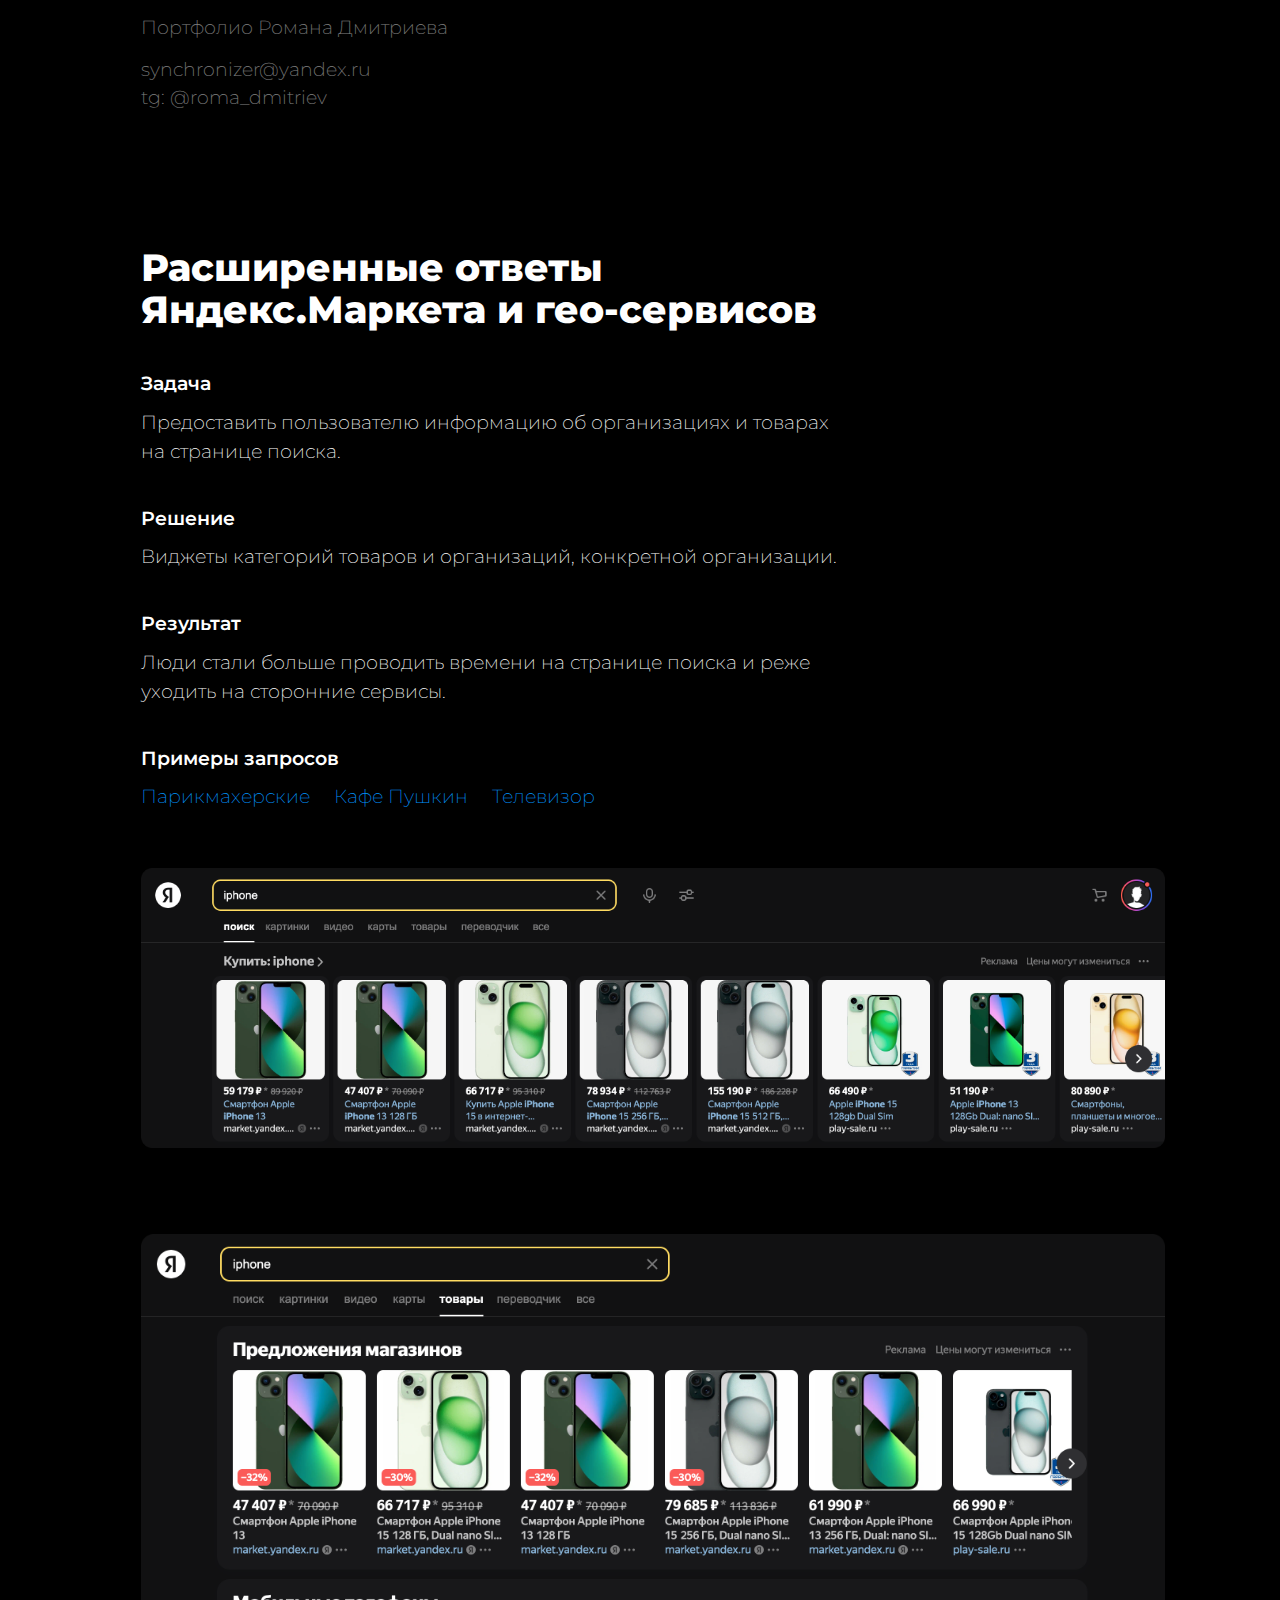
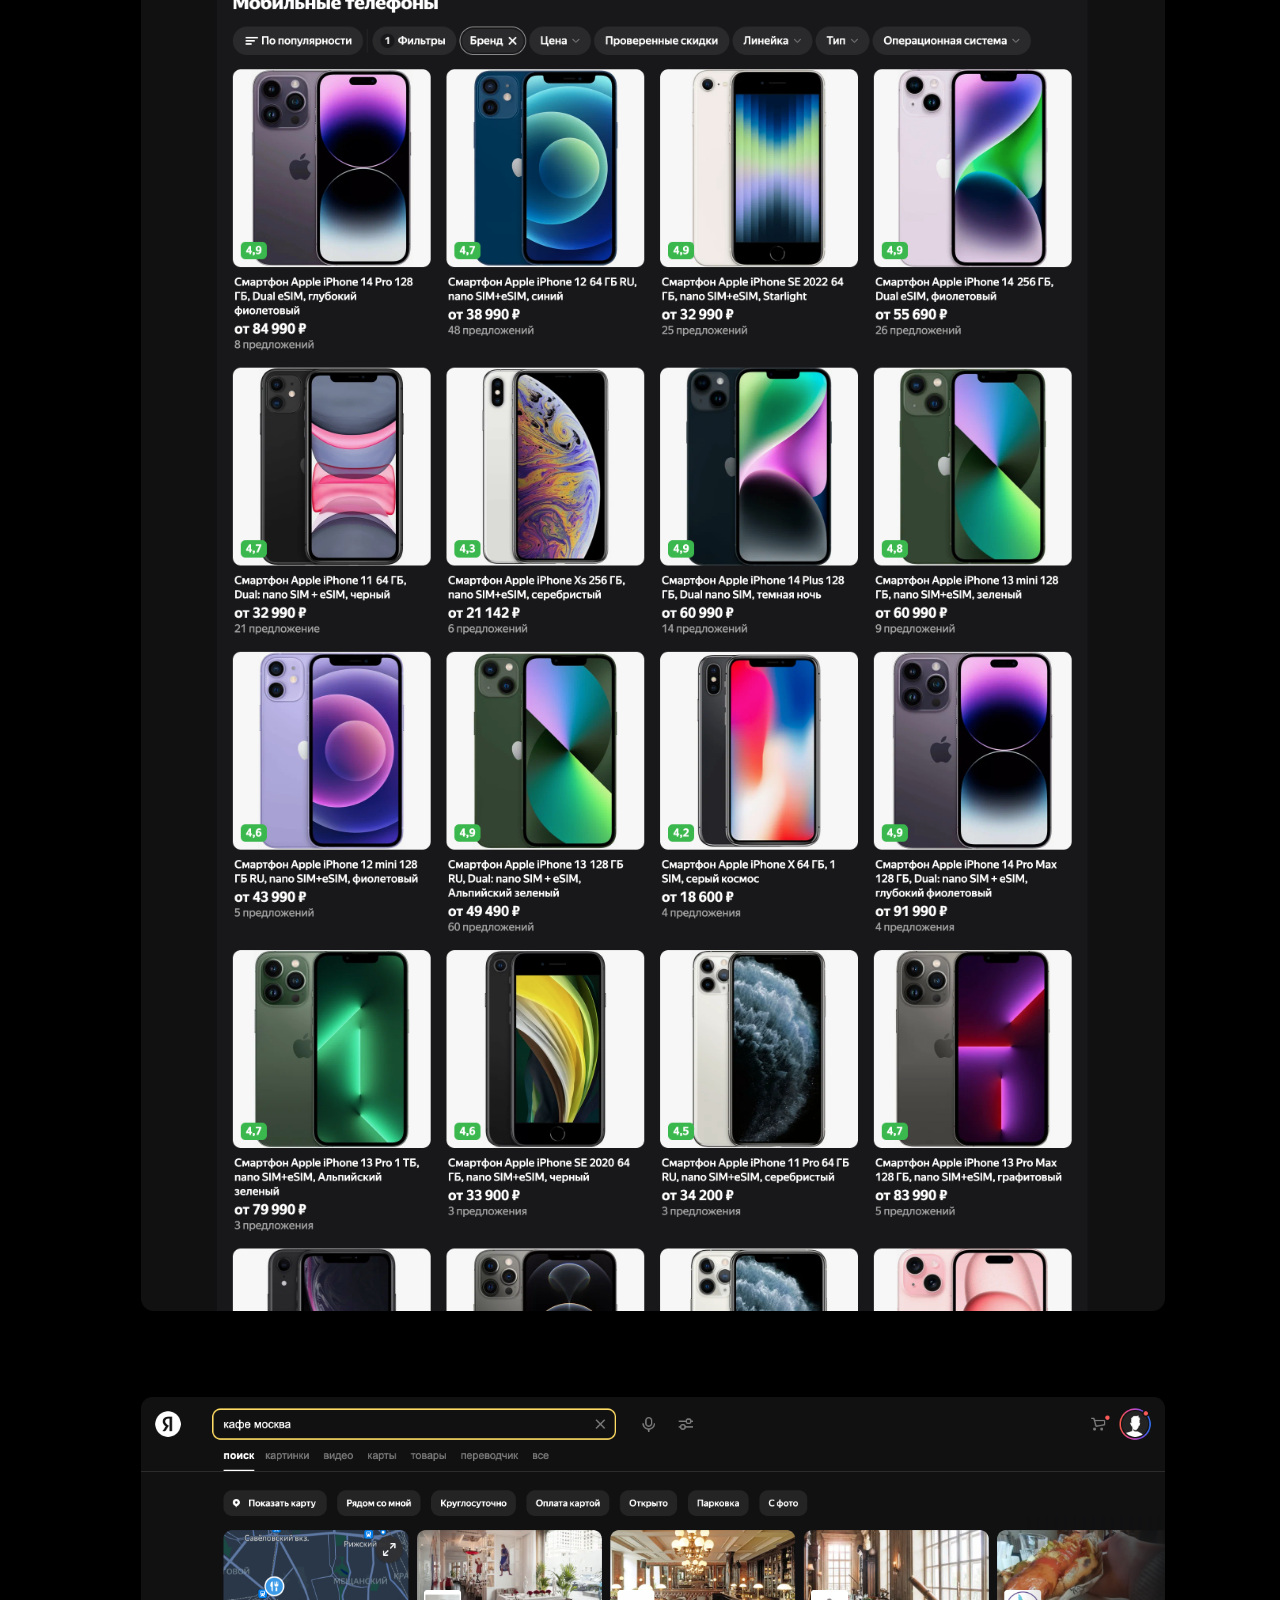
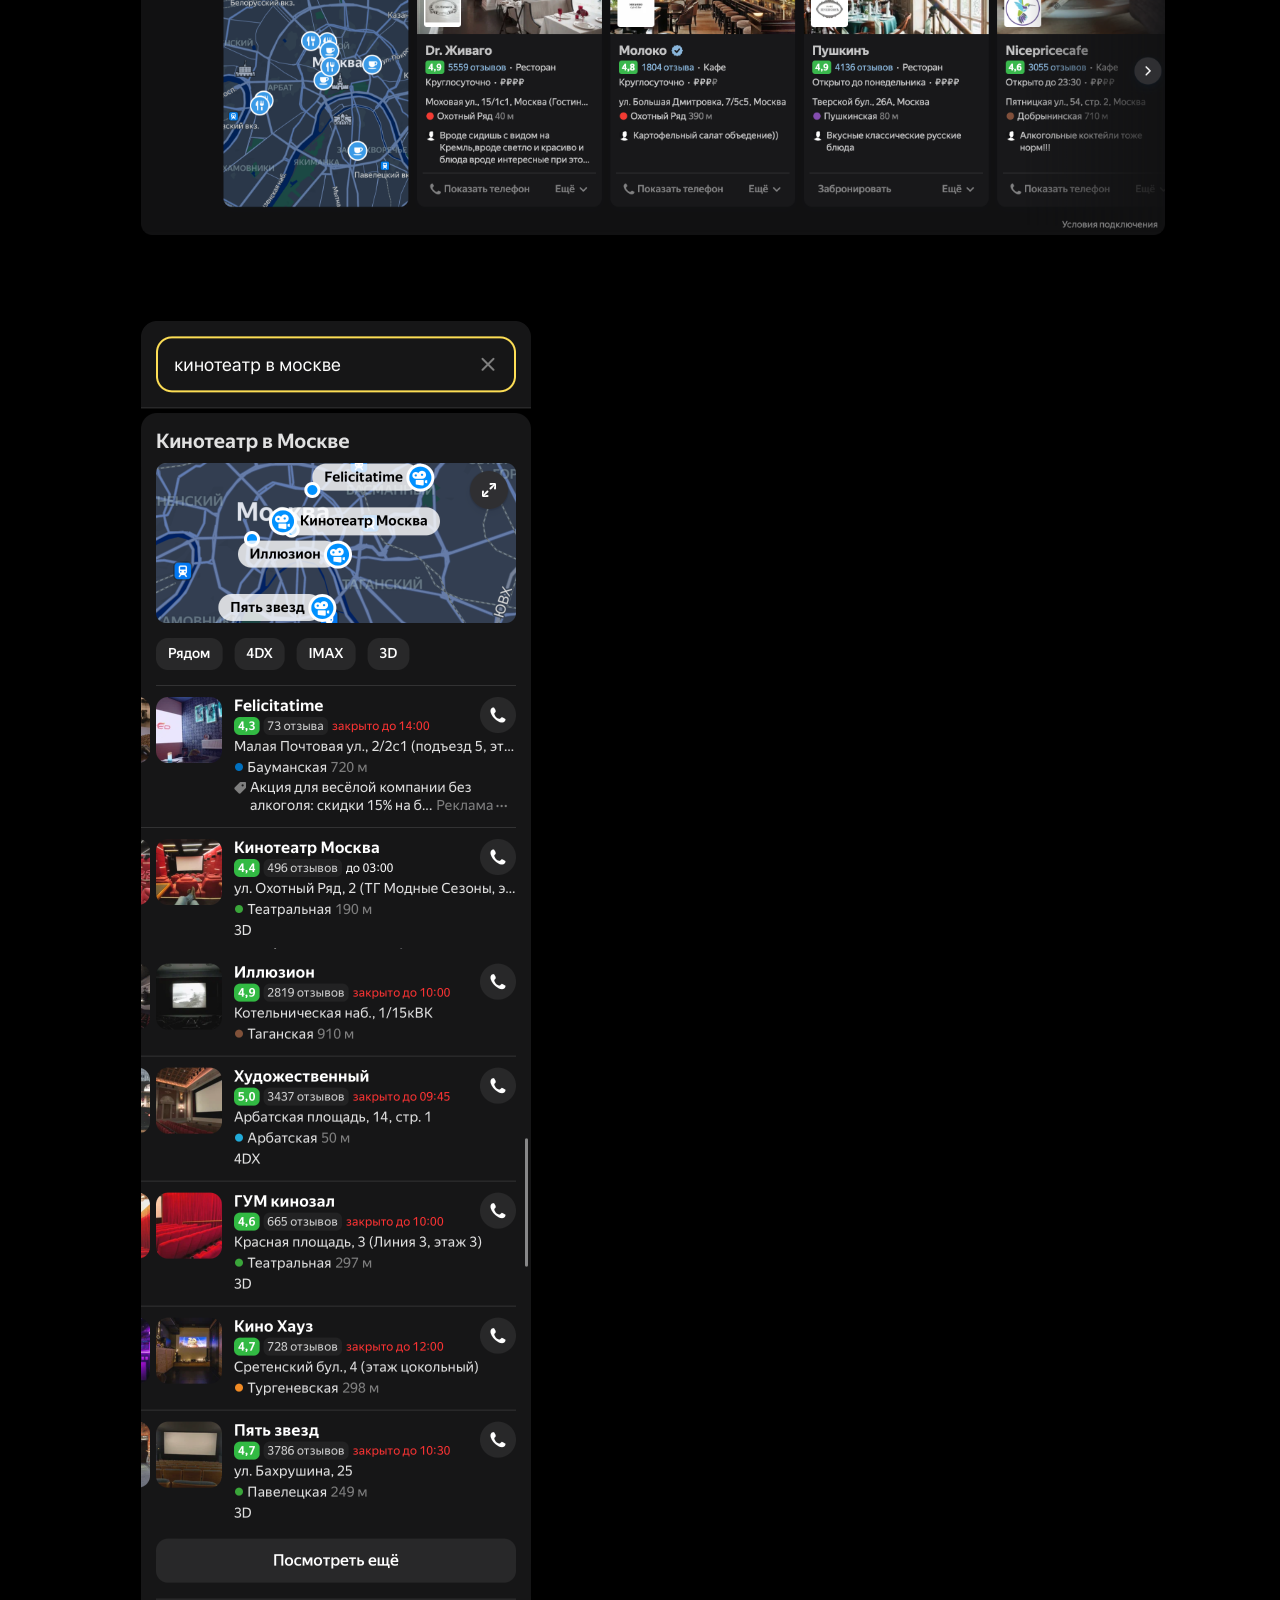
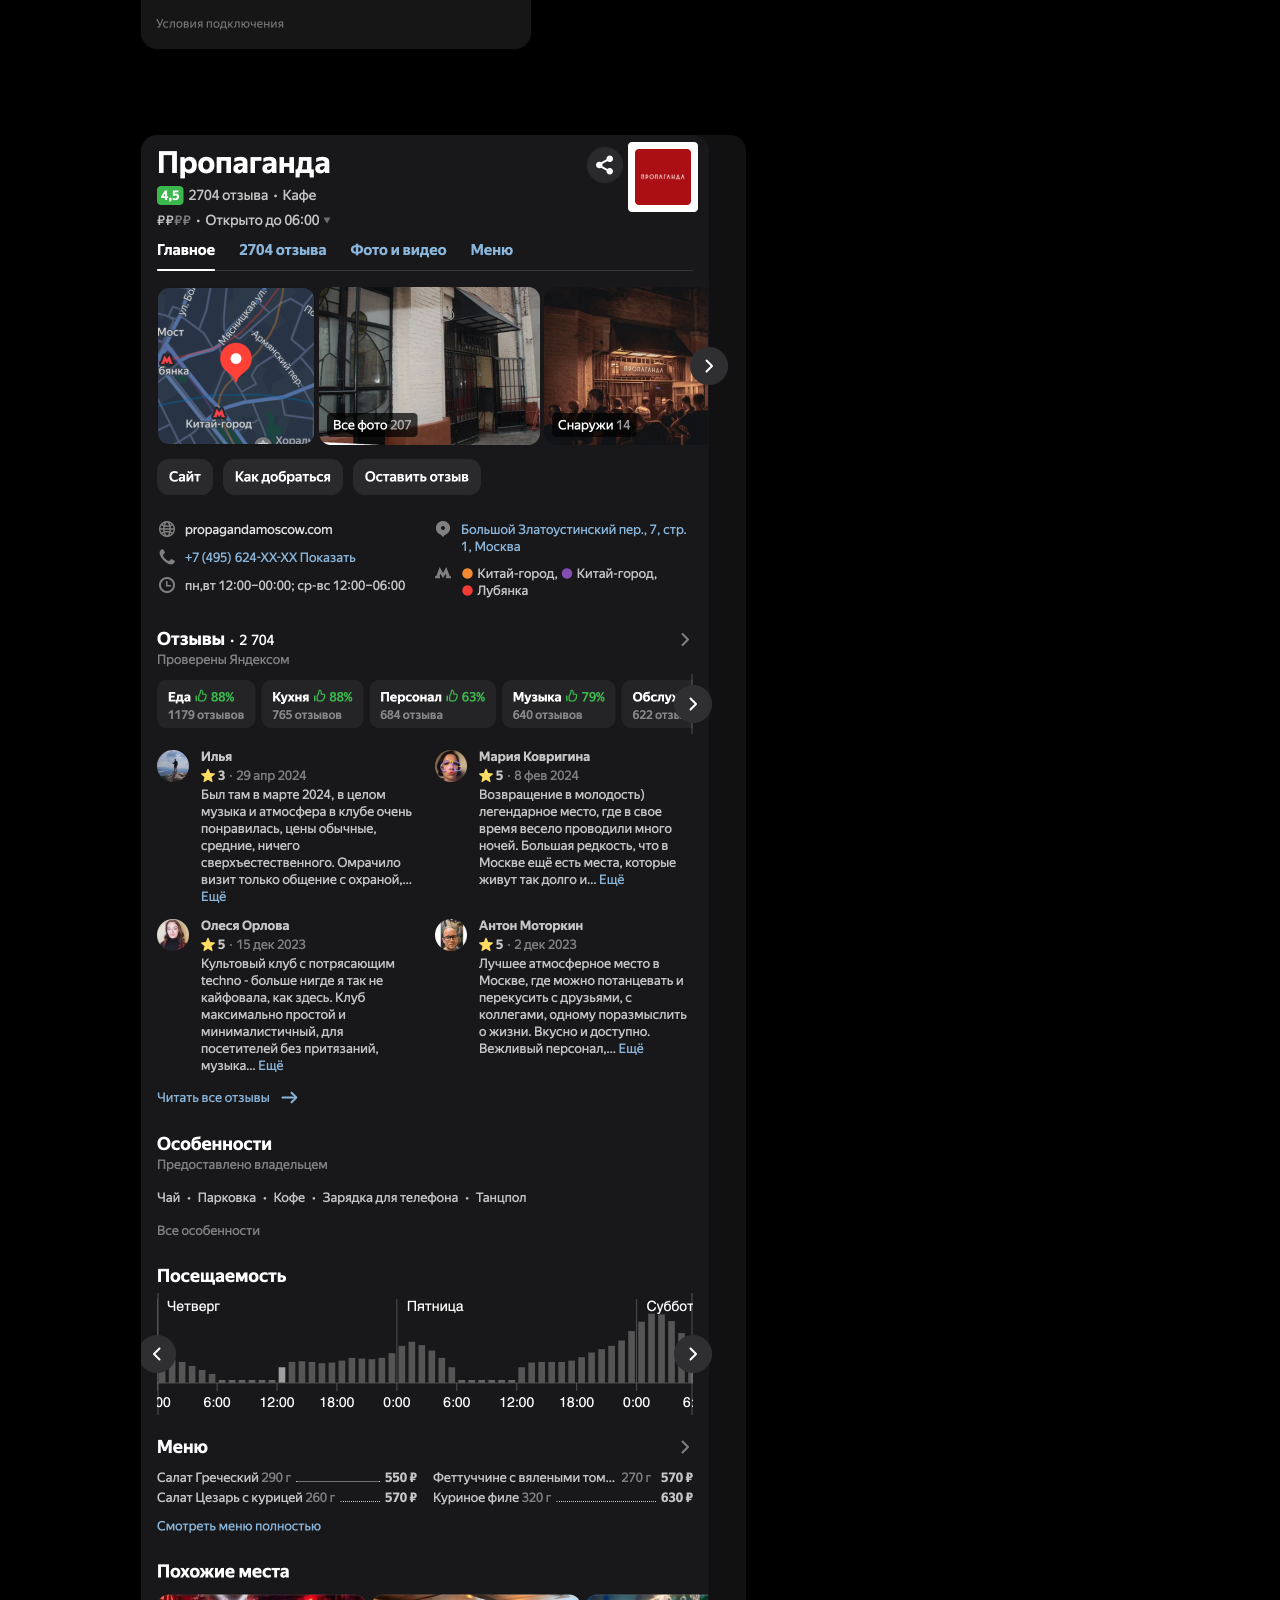
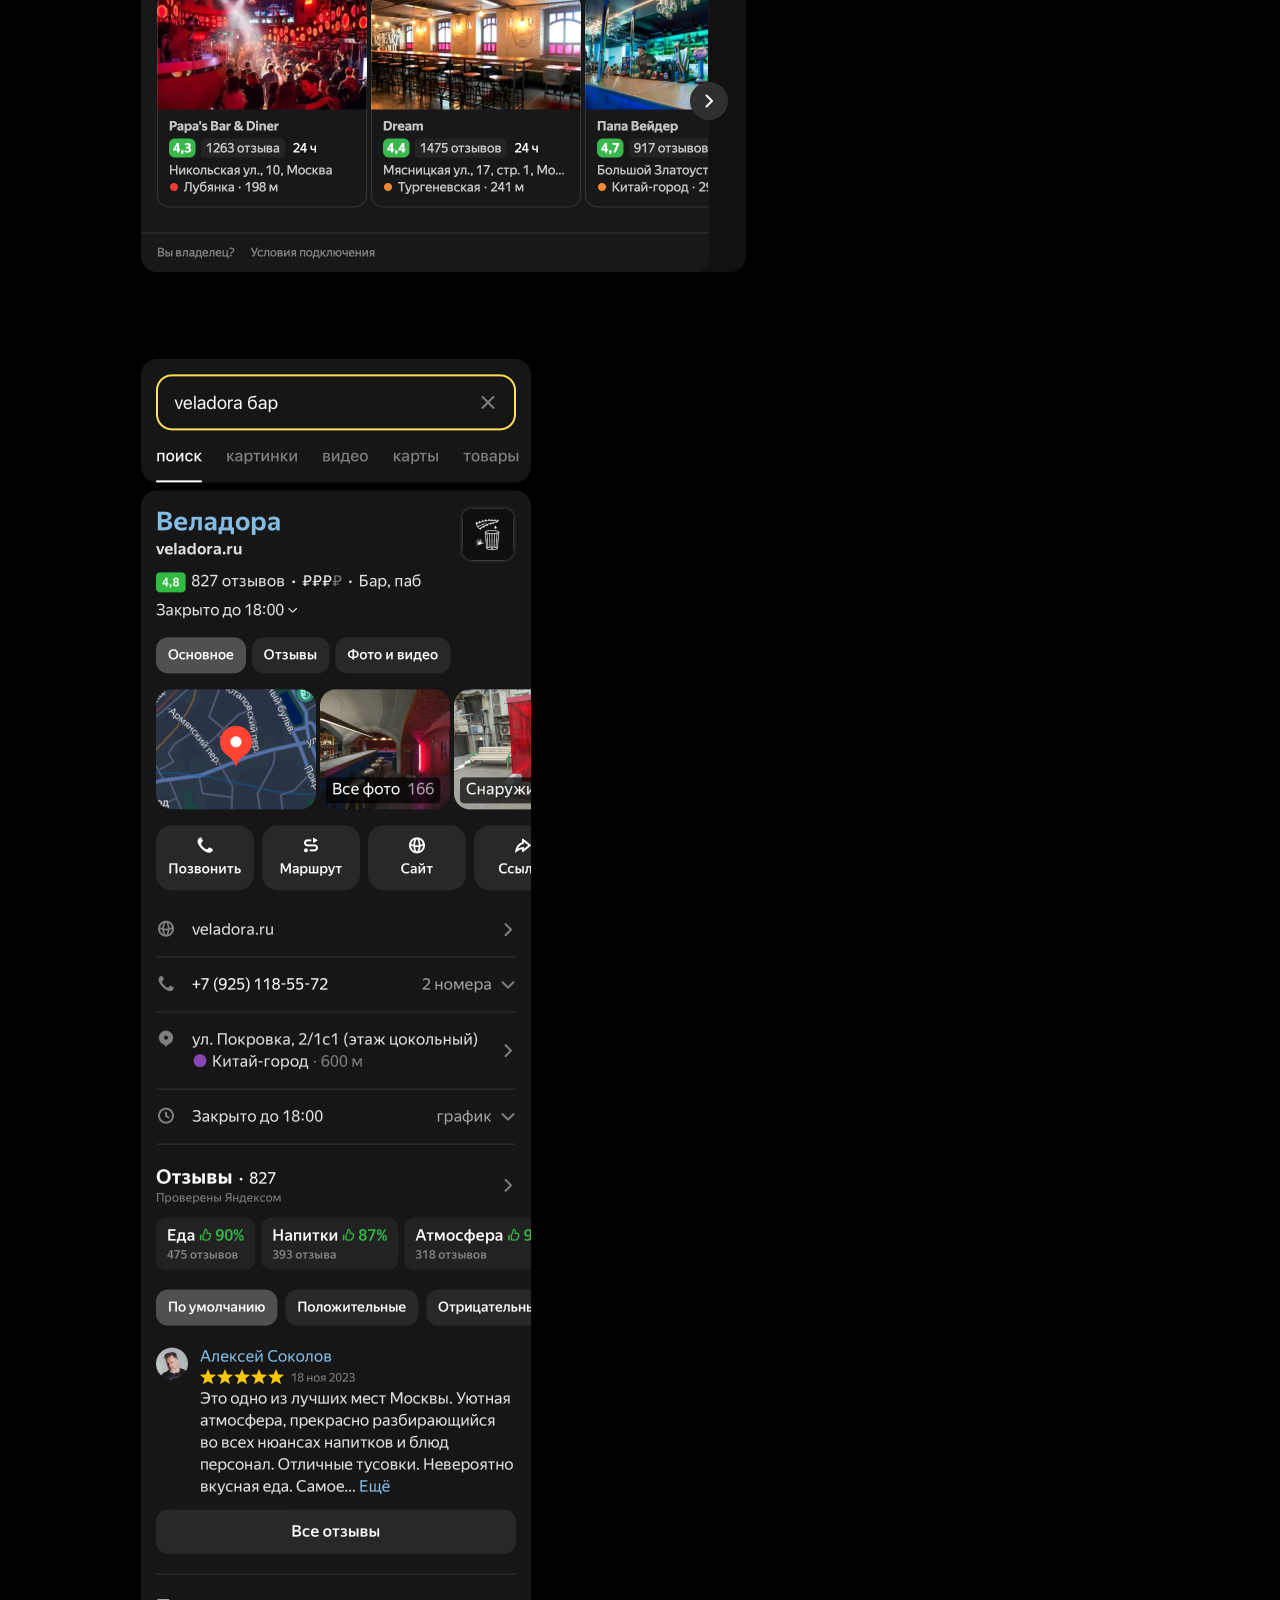
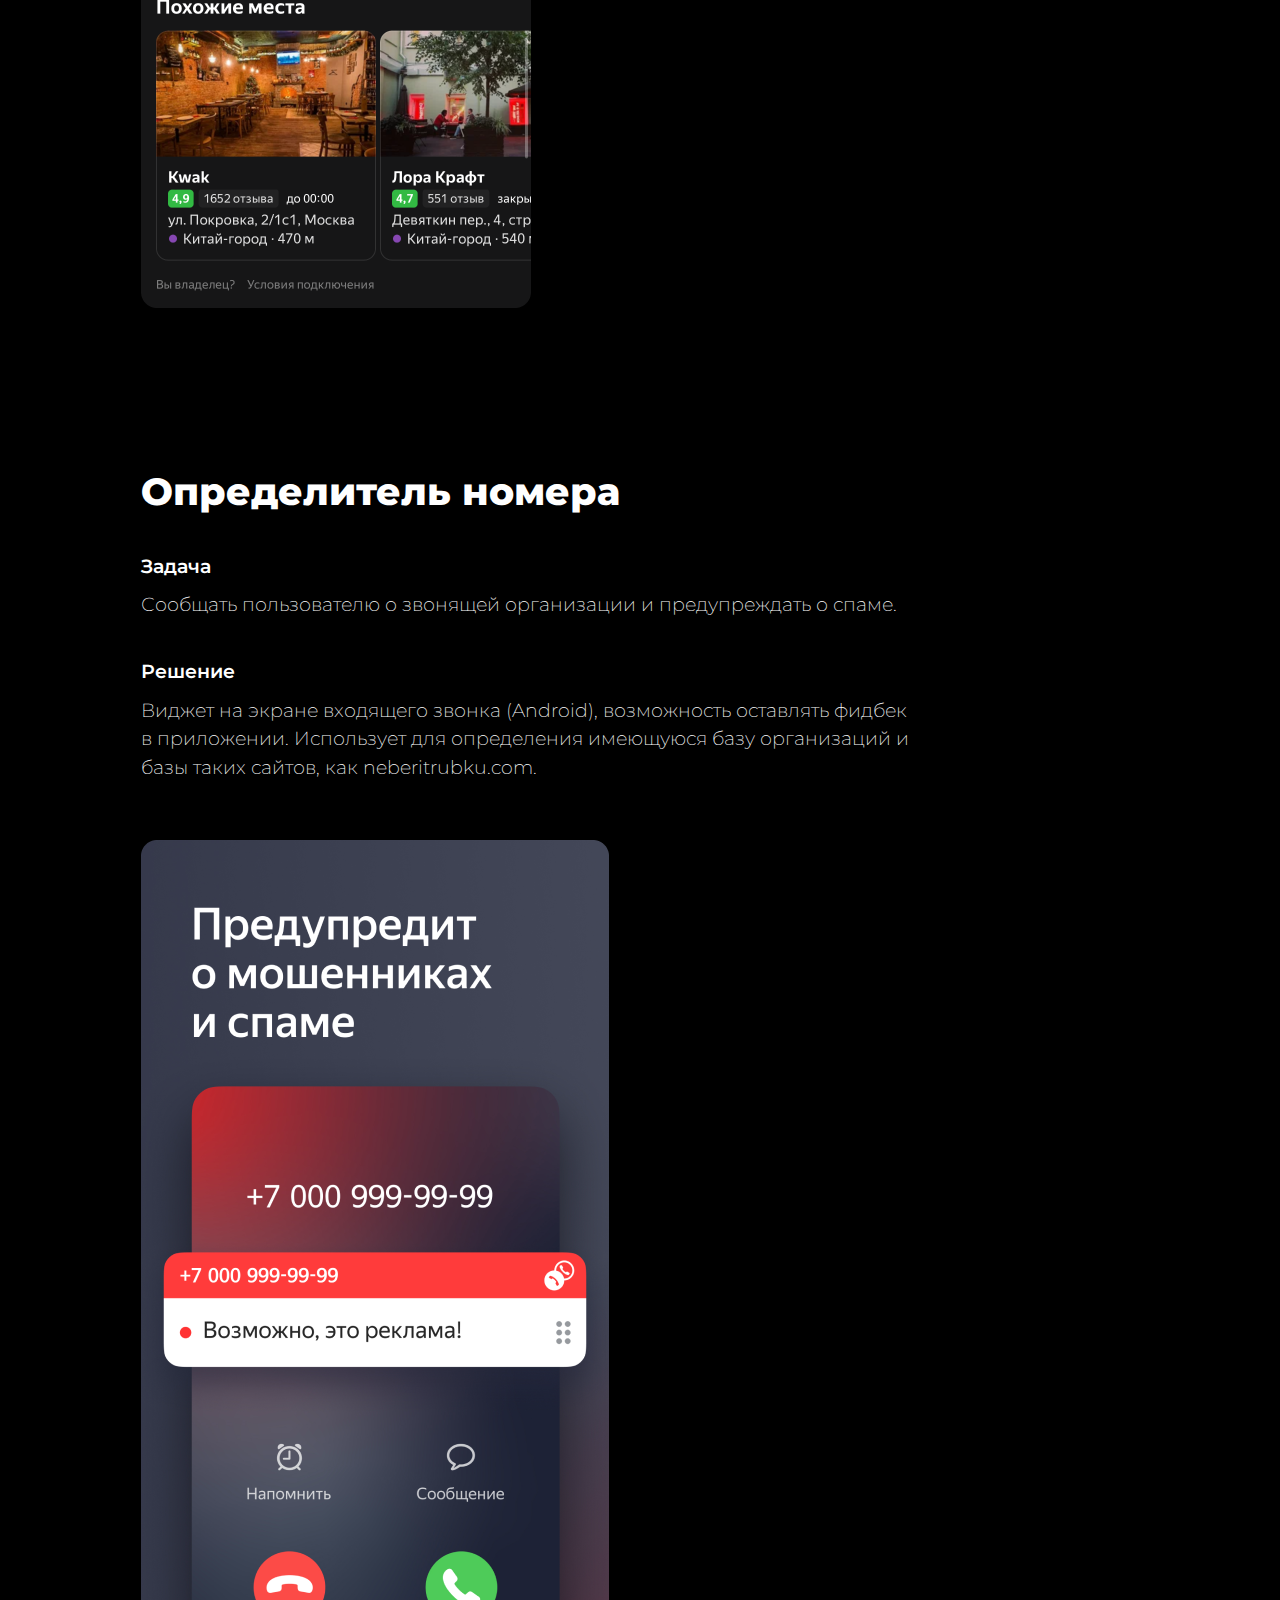
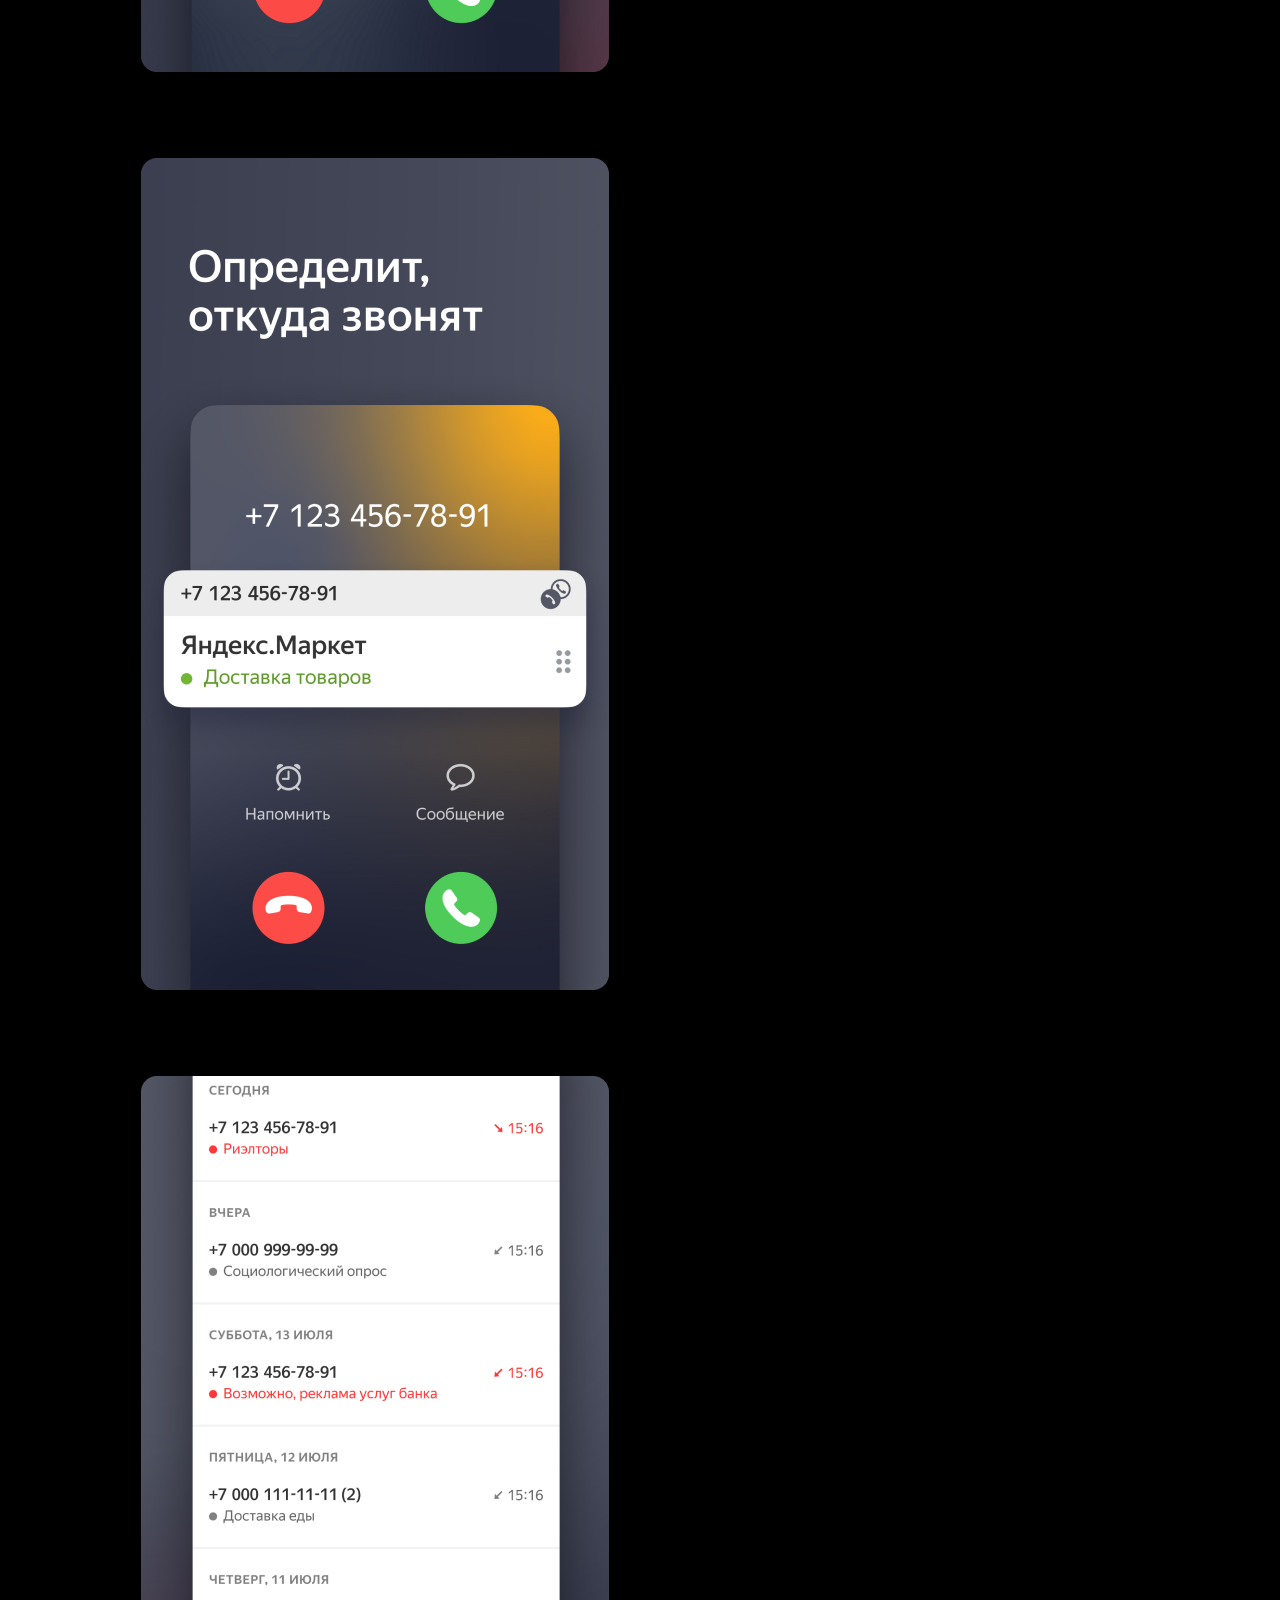
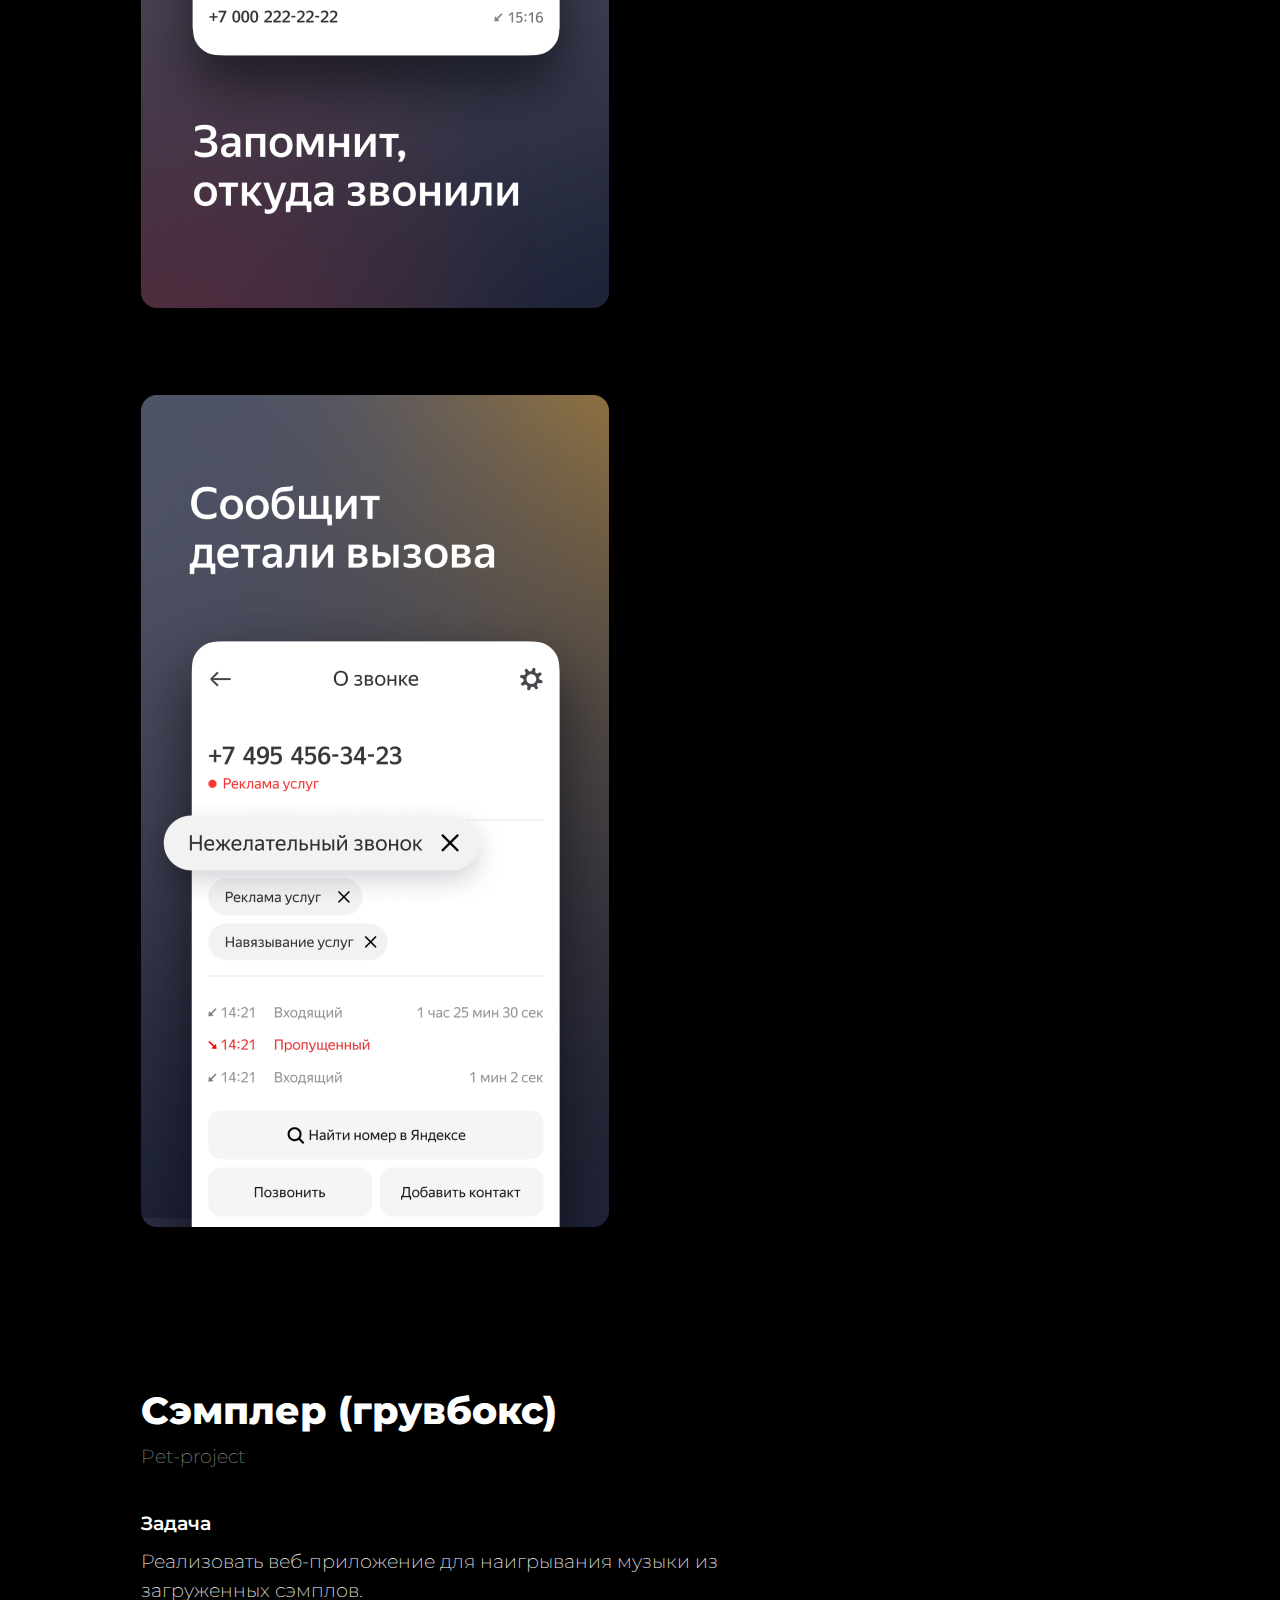
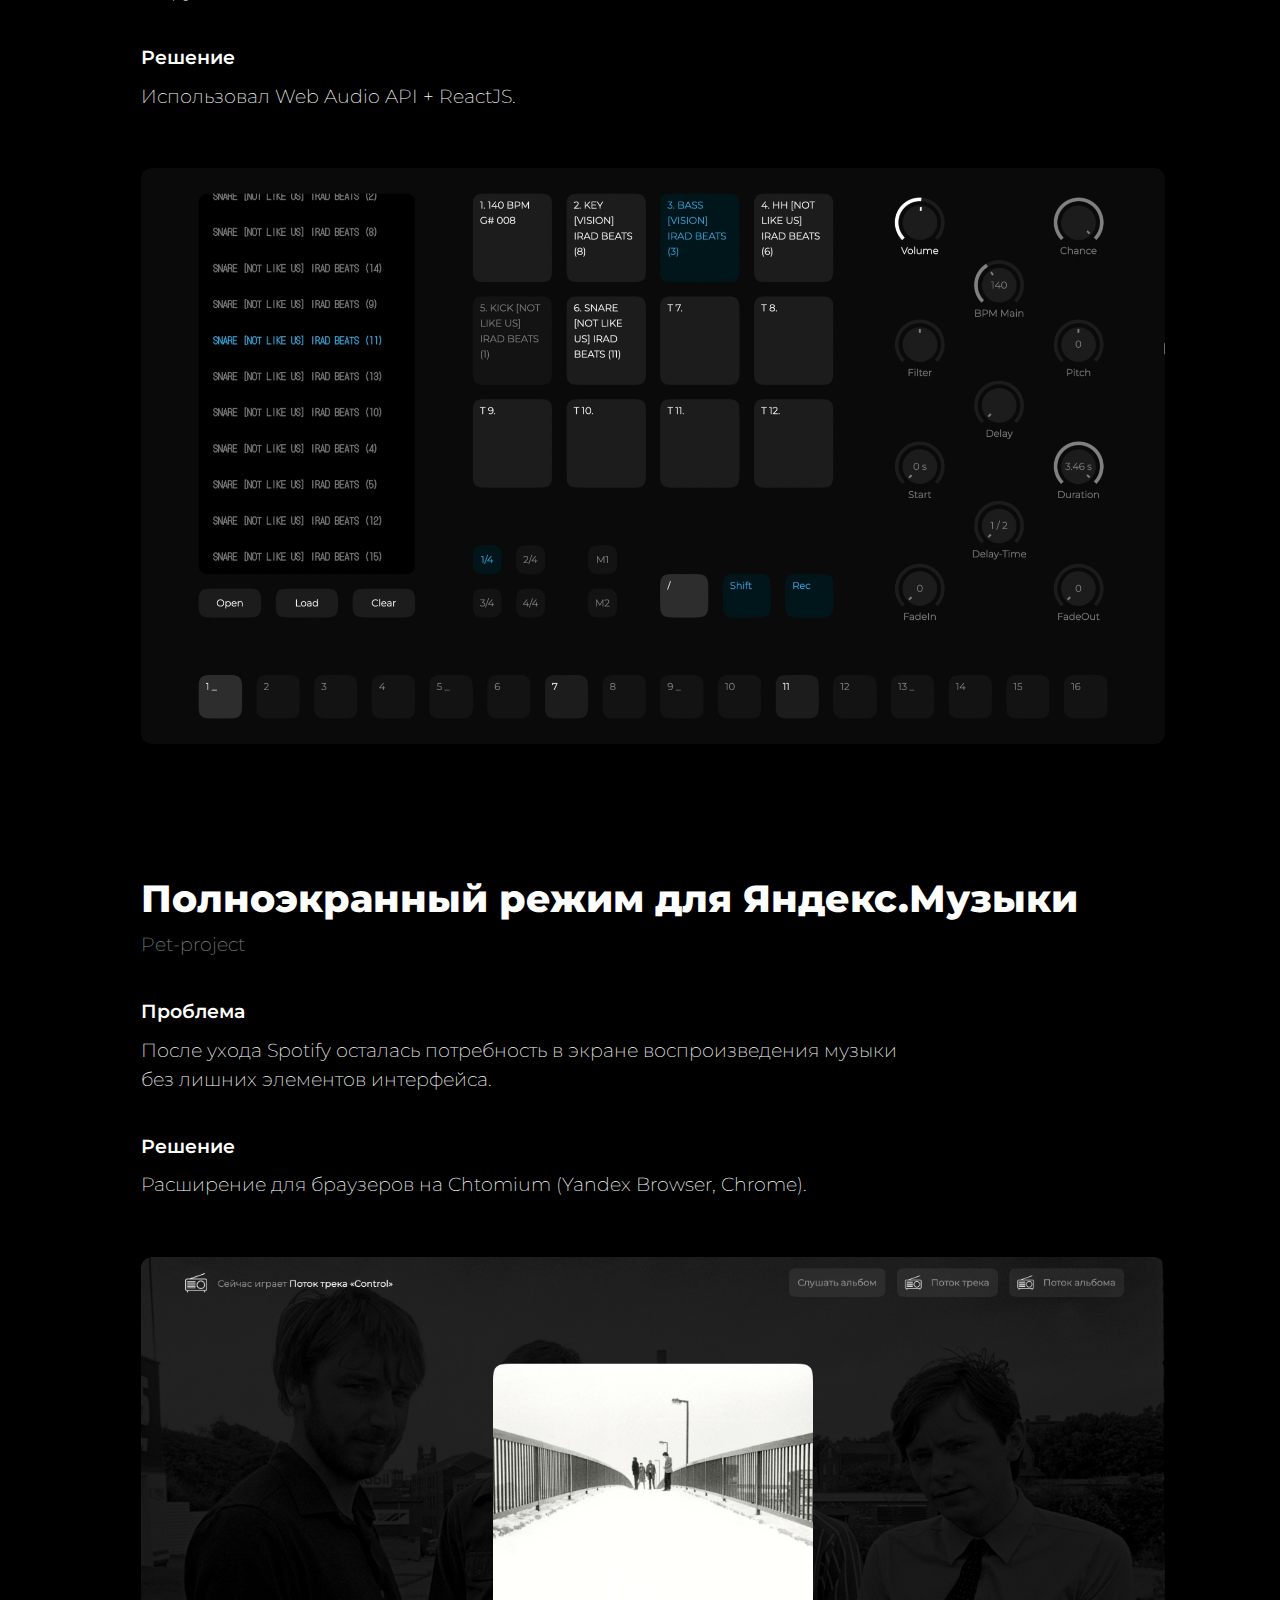
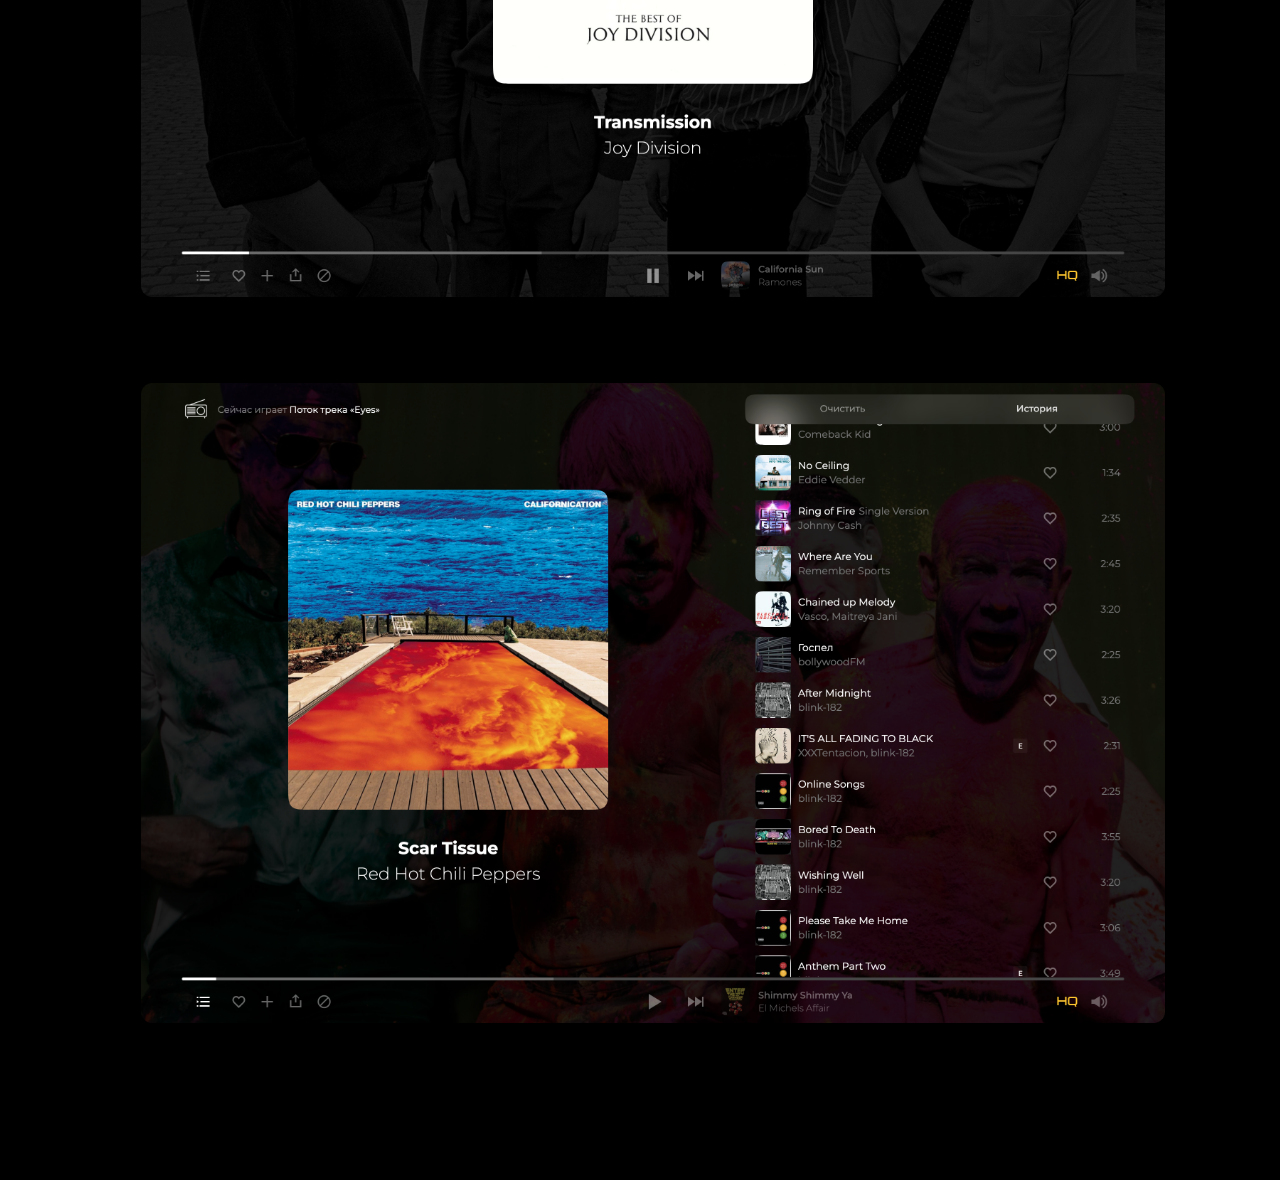
<file: index.html>
<!DOCTYPE html>
<html lang="en">
<head>
    <meta charset="UTF-8">
    <meta name="viewport" content="width=device-width, initial-scale=1.0">
    <title>Портфолио Романа Дмитриева</title>
    <link rel="stylesheet" href="style.css">
    <link rel="icon" type="image/svg" href="favicon.svg" />
    
</head>
<body>
    <header>
        <h1>Портфолио Романа Дмитриева</h1>
        <p>
            synchronizer@yandex.ru <br>
            tg: @roma_dmitriev
        </p>
    </header>
   <main>

    <section>
    <h2>Расширенные ответы Яндекс.Маркета и гео-сервисов</h2>
    <h3>Задача</h3>
    <p>Предоставить пользователю информацию об организациях и товарах на странице поиска.</p>
    <h3>Решение</h3>
    <p>Виджеты категорий товаров и организаций, конкретной организации.</p>
    <h3>Результат</h3>
    <p>Люди стали больше проводить времени на странице поиска и реже уходить на сторонние сервисы.</p>
    <h3>Примеры запросов</h3>
    <a target="_blank" href="https://yandex.ru/search/?text=%D0%BF%D0%B0%D1%80%D0%B8%D0%BA%D0%BC%D0%B0%D1%85%D0%B5%D1%80%D1%81%D0%BA%D0%B8%D0%B5">Парикмахерские</a>
    <a href="https://yandex.ru/search/?text=%D0%BA%D0%B0%D1%84%D0%B5+%D0%BF%D1%83%D1%88%D0%BA%D0%B8%D0%BD" target="_blank">Кафе Пушкин</a>
    <a href="https://yandex.ru/search/?text=%D1%82%D0%B5%D0%BB%D0%B5%D0%B2%D0%B8%D0%B7%D0%BE%D1%80" target="_blank">Телевизор</a>
    
        <a href="img/produсts_list.png" target="_blank">
          <img src="img/produсts_list.png" alt="Список товаров" title="Список товаров">
        </a>
    
        <a href="img/produсts_list_expanded.png" target="_blank">
          <img src="img/produсts_list_expanded.png" alt="Раскрытый список товаров" title="Раскрытый список товаров">
        </a>
    
        <a href="img/organizations_list.png" target="_blank">
          <img src="img/organizations_list.png" alt="Список организаций" title="Список организаций">
        </a>
    
        <a href="img/organizations_list_touch.png" target="_blank">
          <img src="img/organizations_list_touch.png" alt="Список организаций (mobile)" title="Список организаций (mobile)">
        </a>
    
        <a href="img/one_organization.png" target="_blank">
          <img src="img/one_organization.png" alt="Конкретная организация" title="Конкретная организация">
        </a>
    
        <a href="img/one_organization_touch.png" target="_blank">
          <img src="img/one_organization_touch.png" alt="Конкретная организация (mobile)" title="Конкретная организация (mobile)">
        </a>
    </section>

    <section>
        <h2>Определитель номера</h2>
    <h3>Задача</h3>
    <p>Сообщать пользователю о звонящей организации и предупреждать о спаме.</p>
    <h3>Решение</h3>
    <p>Виджет на экране входящего звонка (Android), возможность оставлять фидбек в приложении. Использует для определения имеющуюся базу организаций и базы таких сайтов, как neberitrubku.com.</p>
    
        <a href="img/caller_id_1.png" target="_blank">
          <img src="img/caller_id_1.png" alt="Экран звонка — спам" title="Экран звонка — спам">
        </a>
    
        <a href="img/caller_id_2.png" target="_blank">
          <img src="img/caller_id_2.png" alt="Экран звонка — организация" title="Экран звонка — организация">
        </a>
    
        <a href="img/caller_id_3.png" target="_blank">
          <img src="img/caller_id_3.png" alt="Список входящих звонков" title="Список входящих звонков">
        </a>
    
        <a href="img/caller_id_4.png" target="_blank">
          <img src="img/caller_id_4.png" alt="Подробности о входящем звонке" title="Подробности о входящем звонке">
        </a>
    </section>


    <section>
        <h2>Сэмплер (грувбокс)</h2>
        <div class="subtitle">Pet-project</div>
        <h3>Задача</h3>
        <p>Реализовать веб-приложение для наигрывания музыки из загруженных сэмплов.</p>
        <h3>Решение</h3>
        <p>Использовал Web Audio API + ReactJS.</p>
        
            <!-- <a href="img/sampler.png" target="_blank">
            <img src="img/sampler.png" alt="Грувбокс" title="Грувбокс">
            </a> -->
            <video src="Sampler.mp4" muted autoplay loop playsinline title="Грувбокс"></video>

    </section>



    <section>
        <h2>Полноэкранный режим для Яндекс.Музыки</h2>
        <div class="subtitle">Pet-project</div>
        <h3>Проблема</h3>
        <p>После ухода Spotify осталась потребность в экране воспроизведения музыки без лишних элементов интерфейса.</p>
        <h3>Решение</h3>
        <p>Расширение для браузеров на Chtomium (Yandex Browser, Chrome).</p>
        
            <a href="img/music_fs-mode_1.png" target="_blank">
            <img src="img/music_fs-mode_1.png" alt="Воспроизведение трека" title="Воспроизведение трека">
            </a>

        
            <a href="img/music_fs-mode_2.png" target="_blank">
            <img src="img/music_fs-mode_2.png" alt="Очередь воспроизведения" title="Очередь воспроизведения">
            </a>

    </section>
   </main>
</body>
</html>
</file>
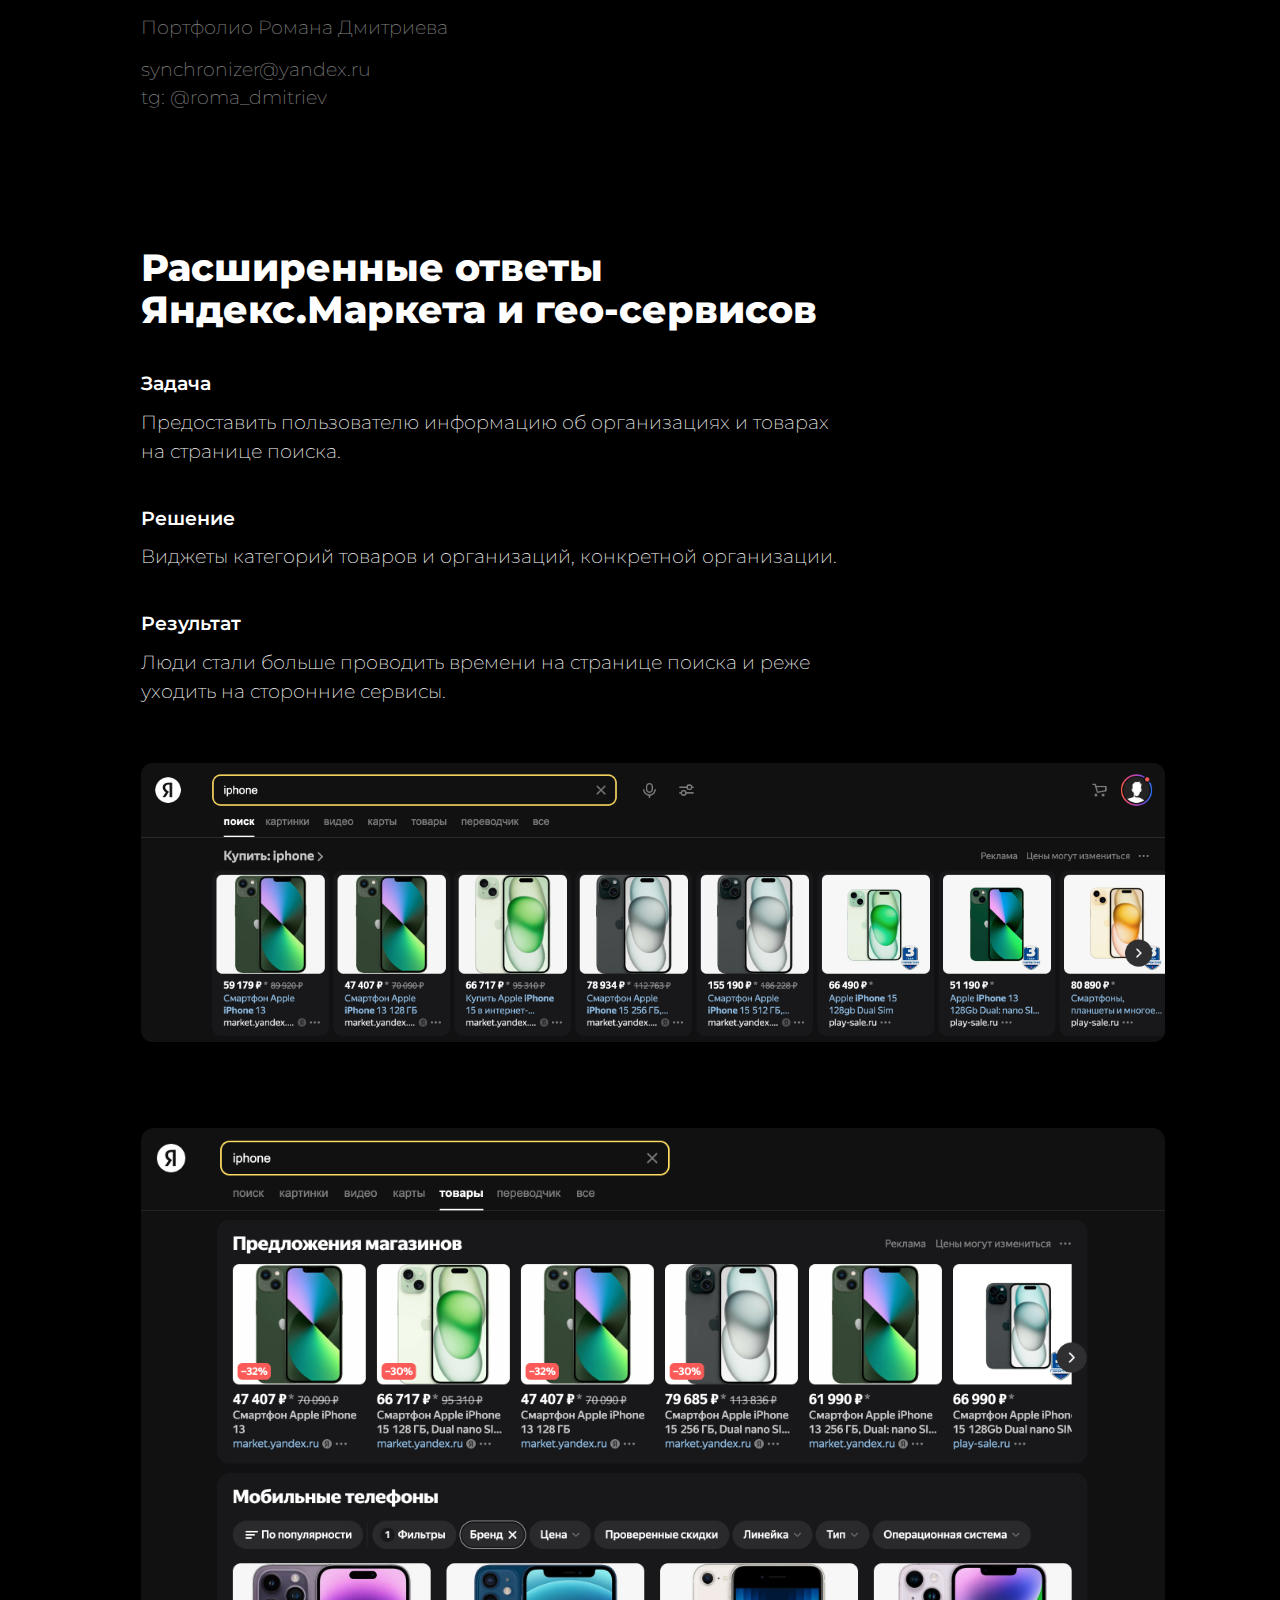
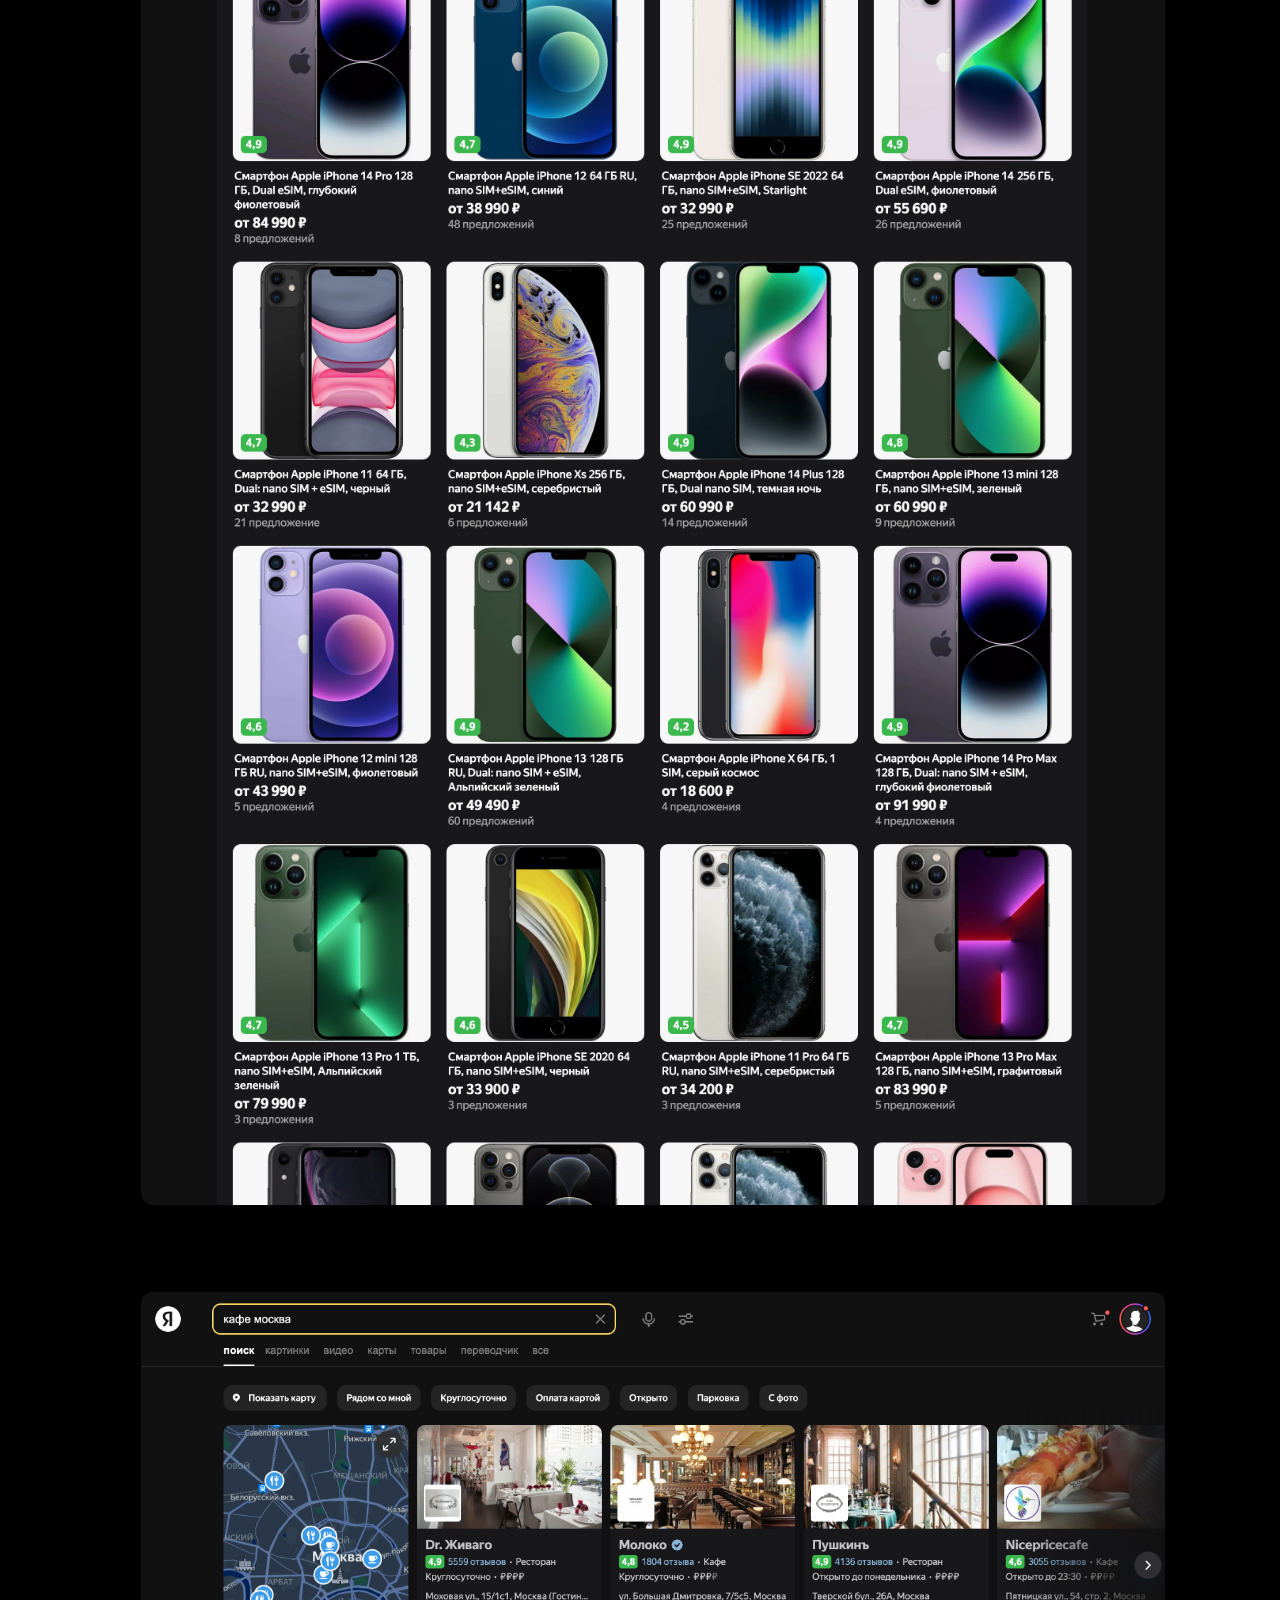
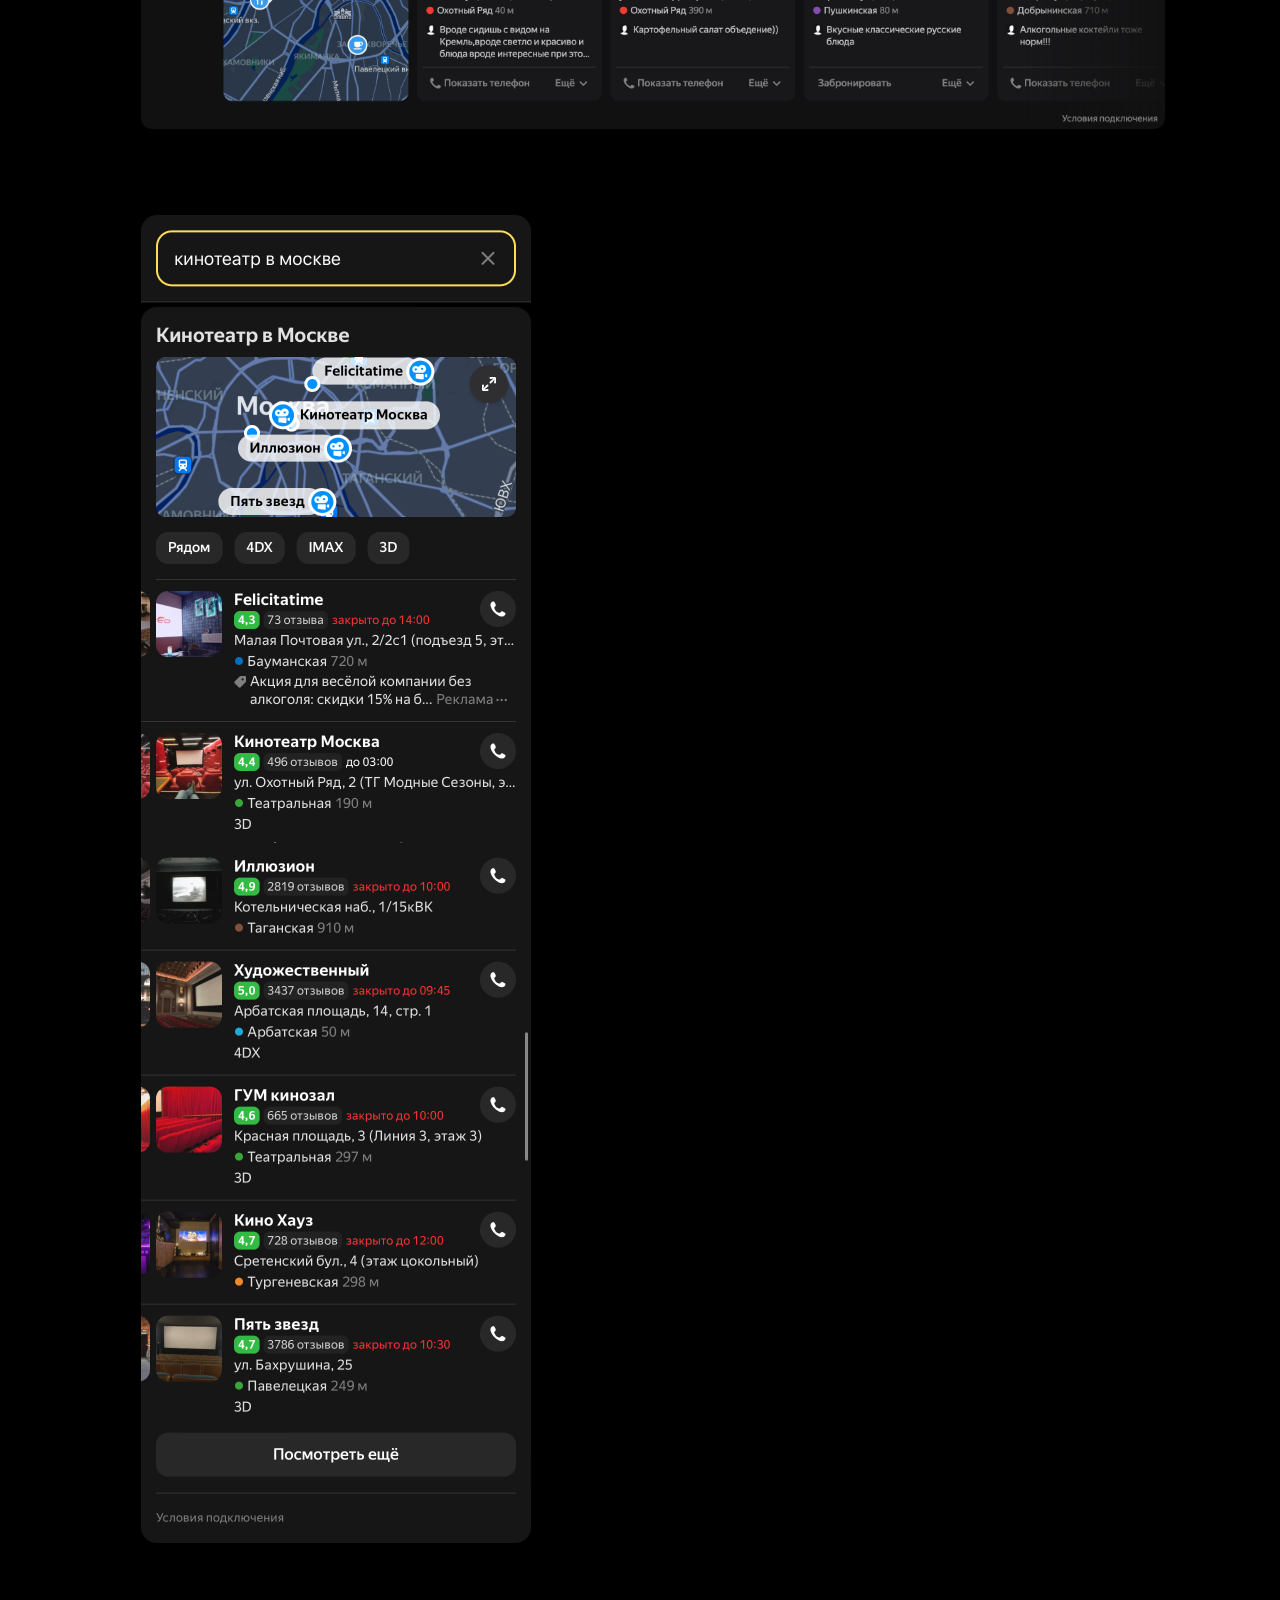
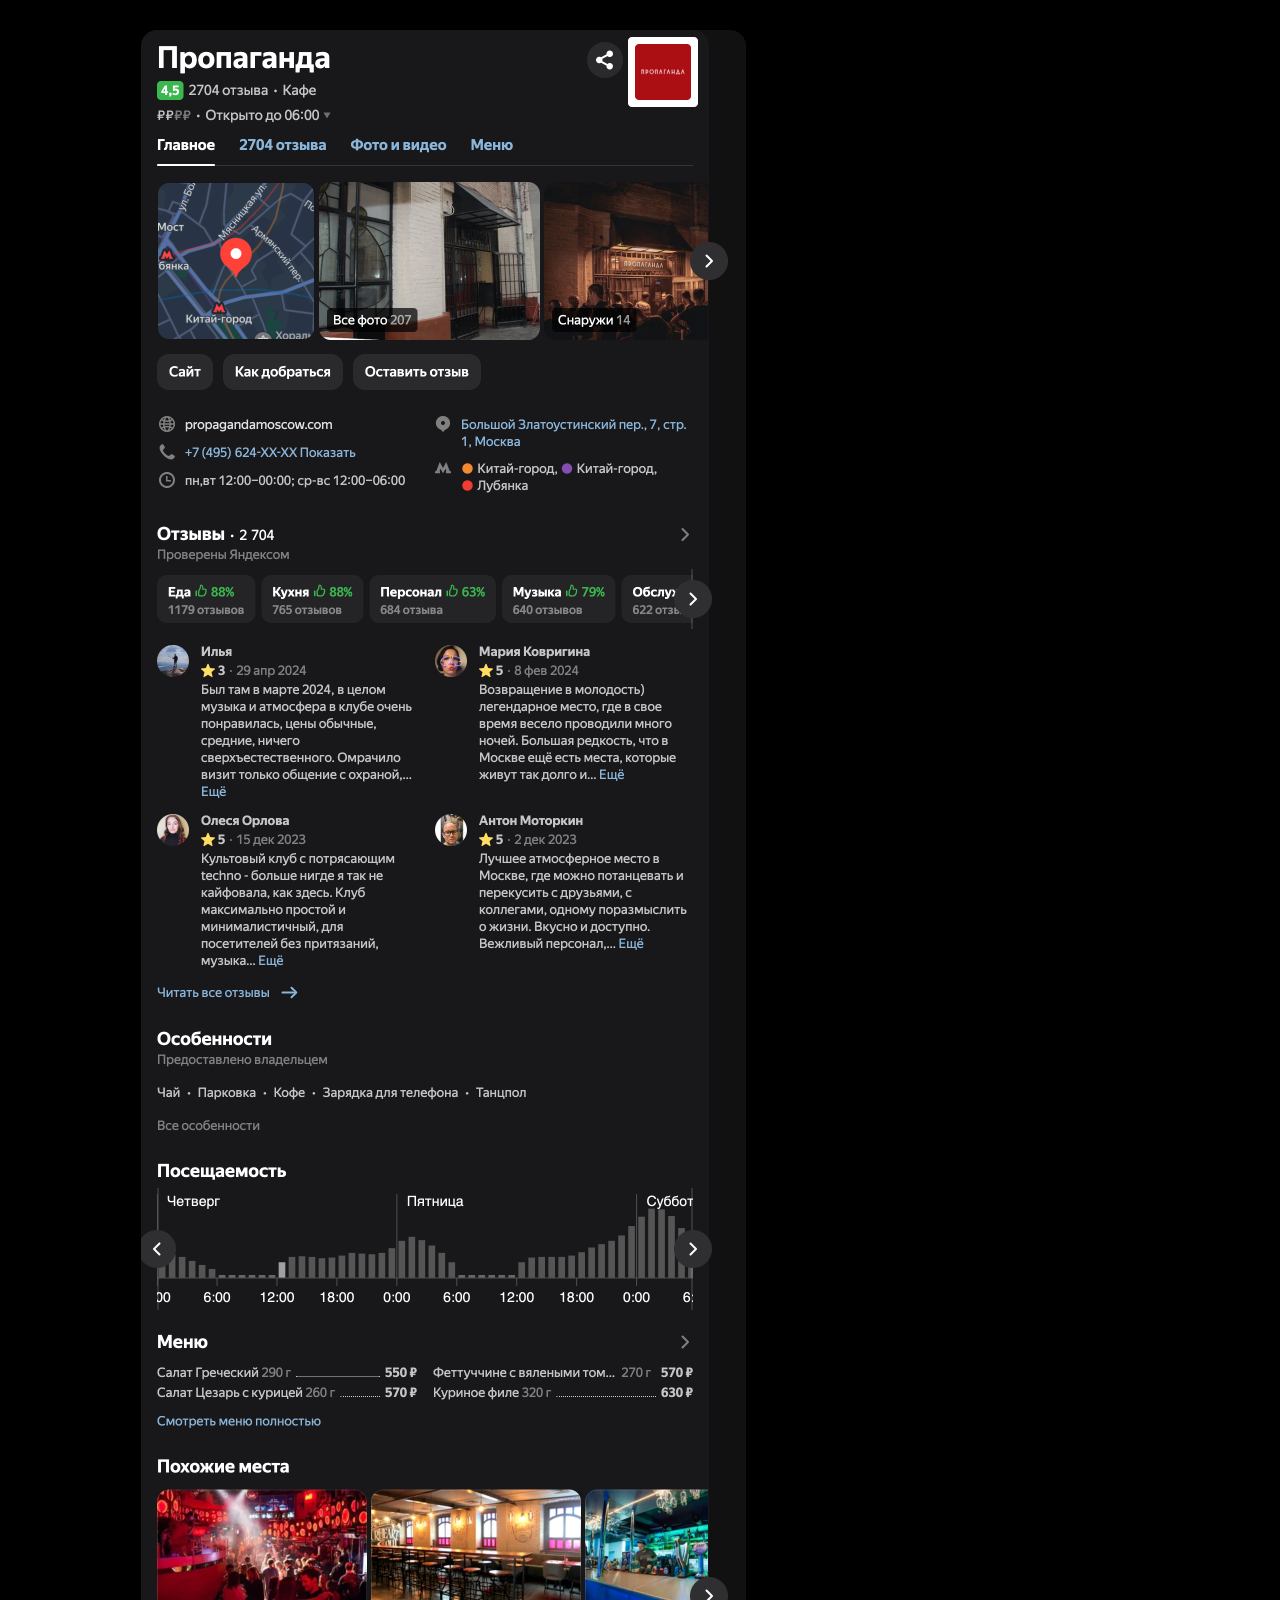
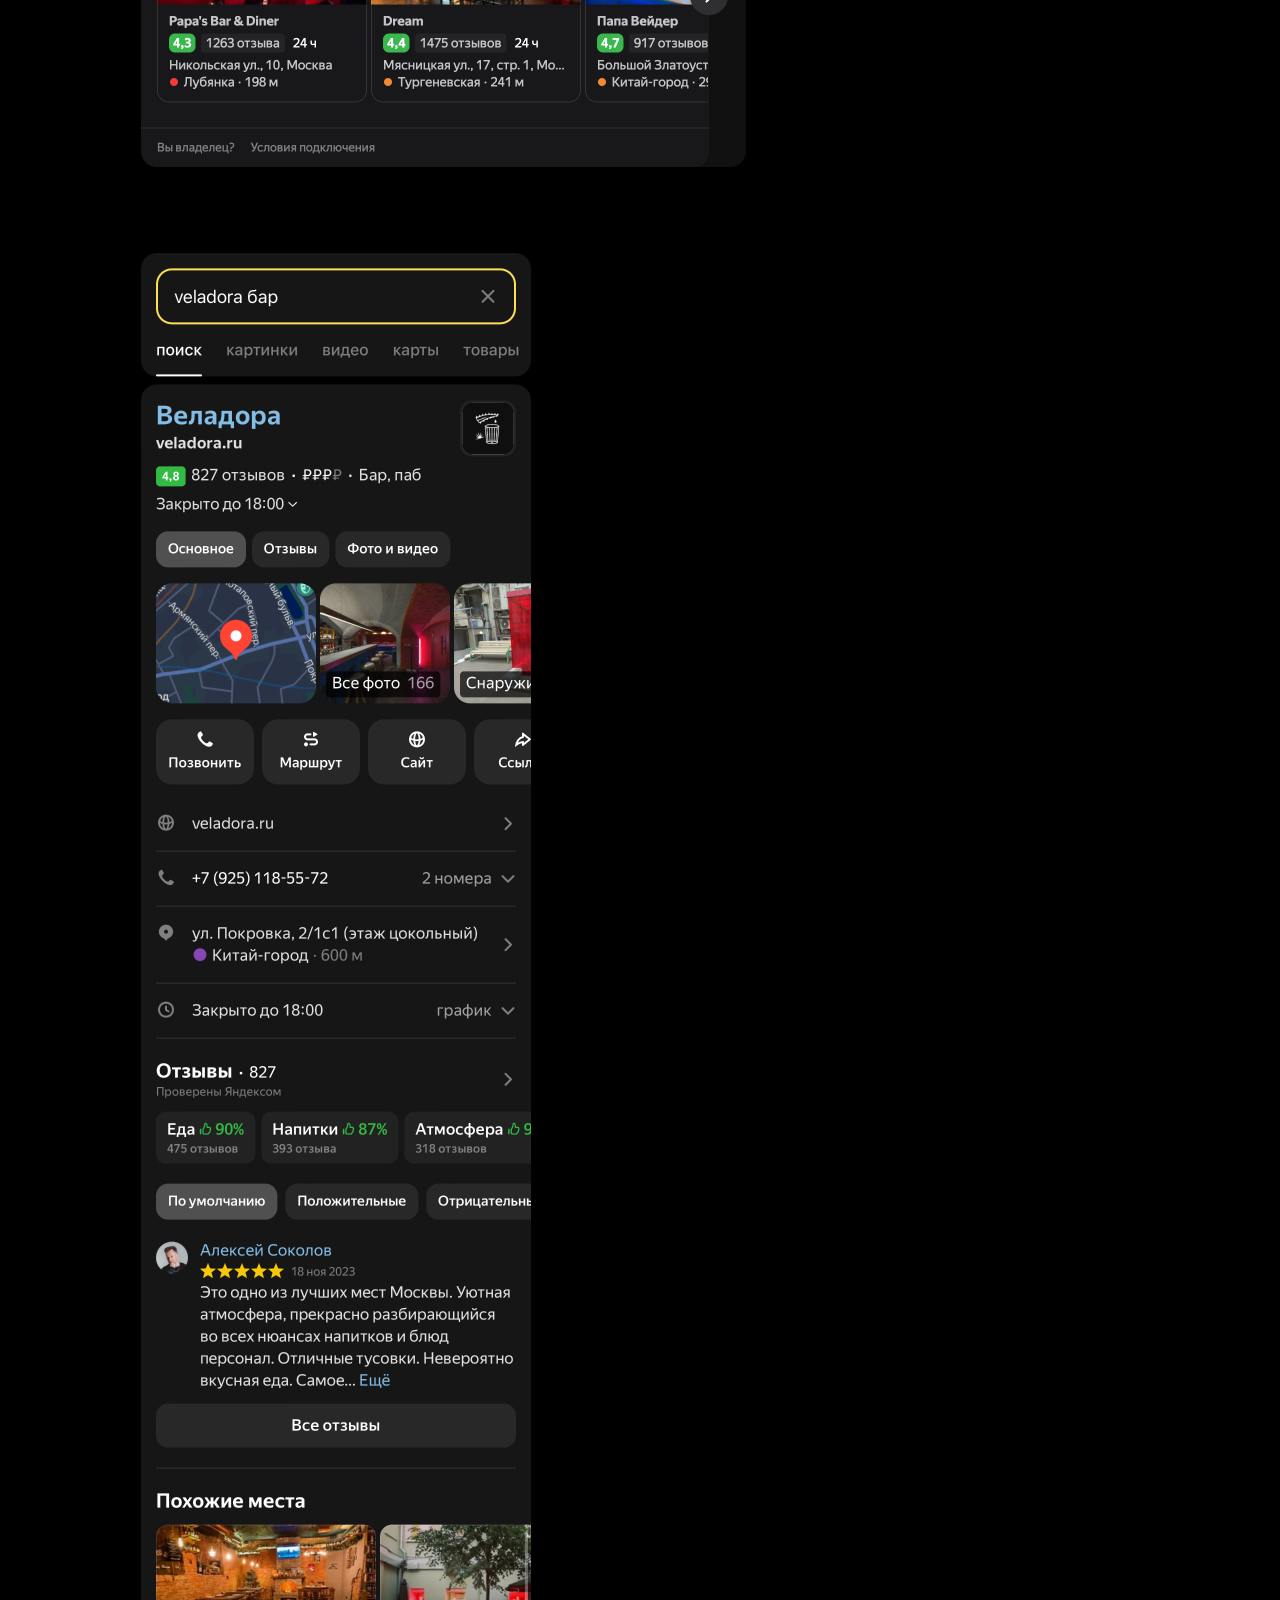
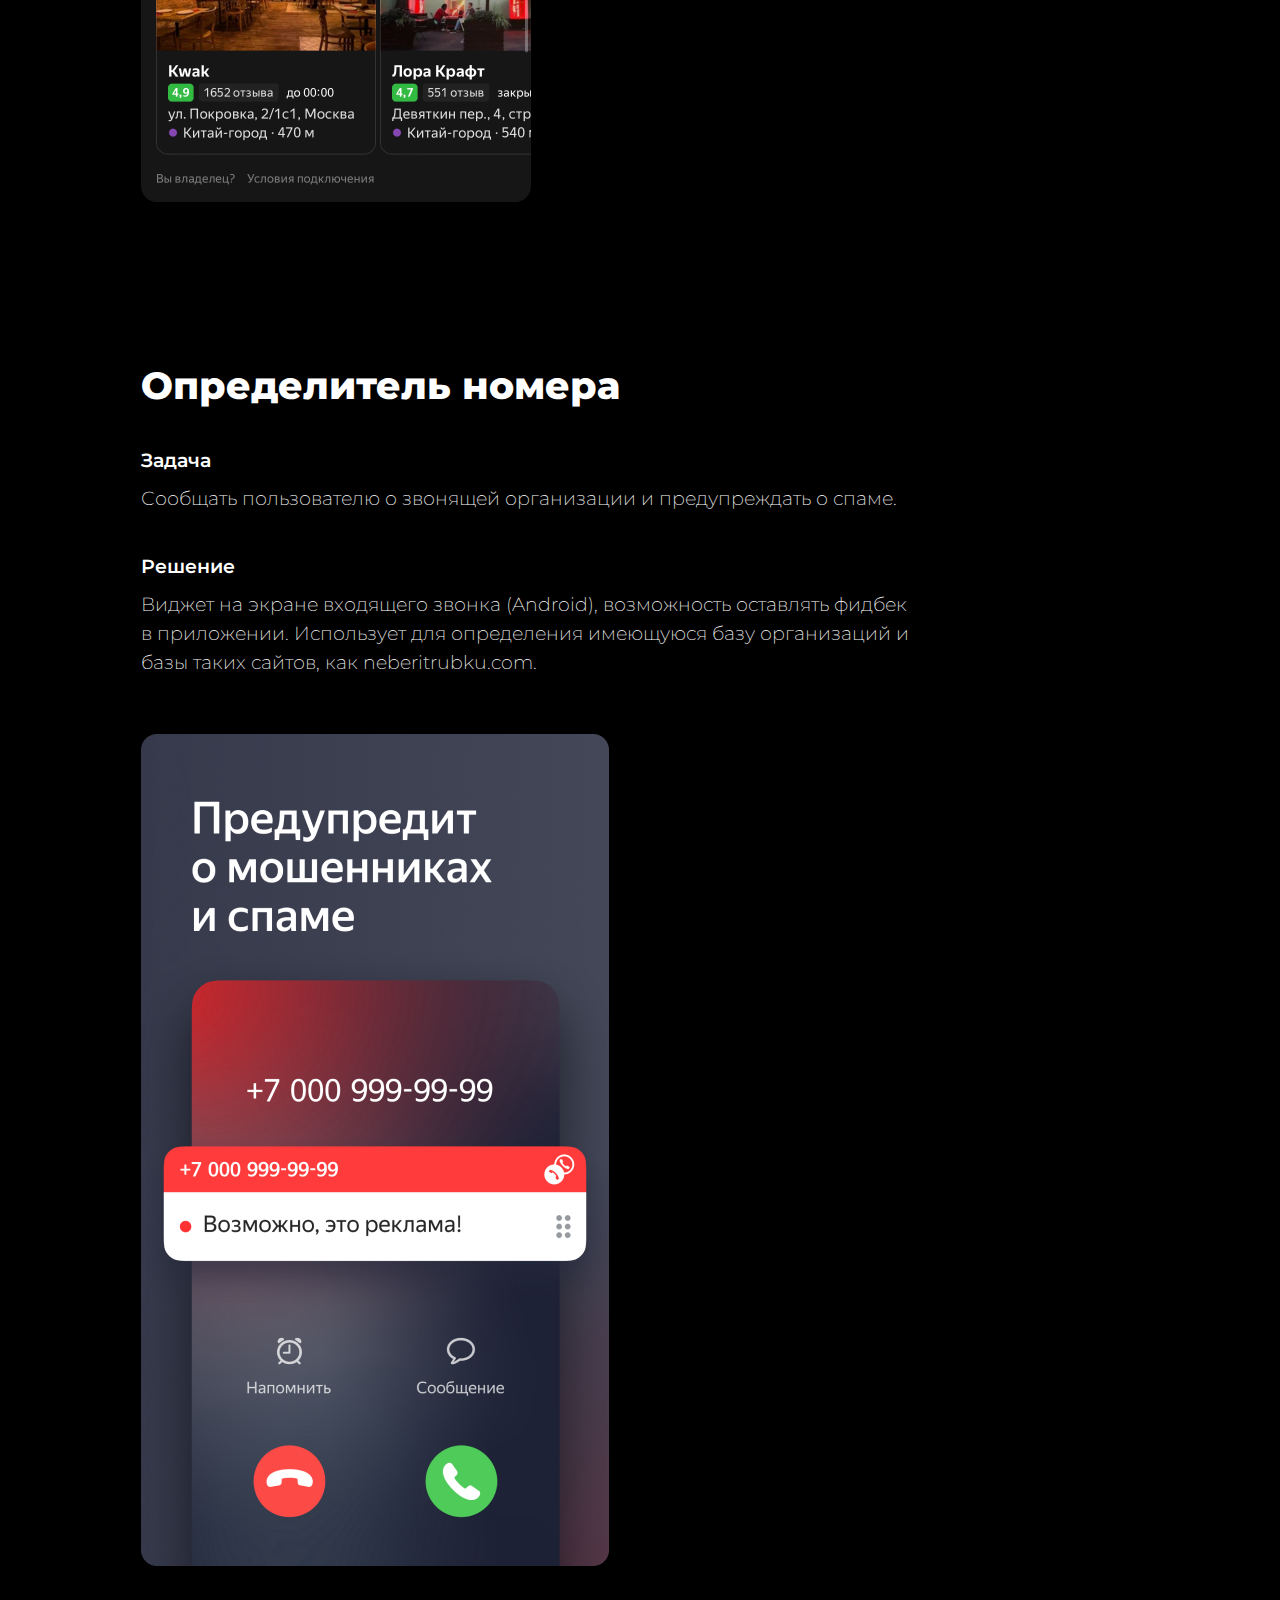
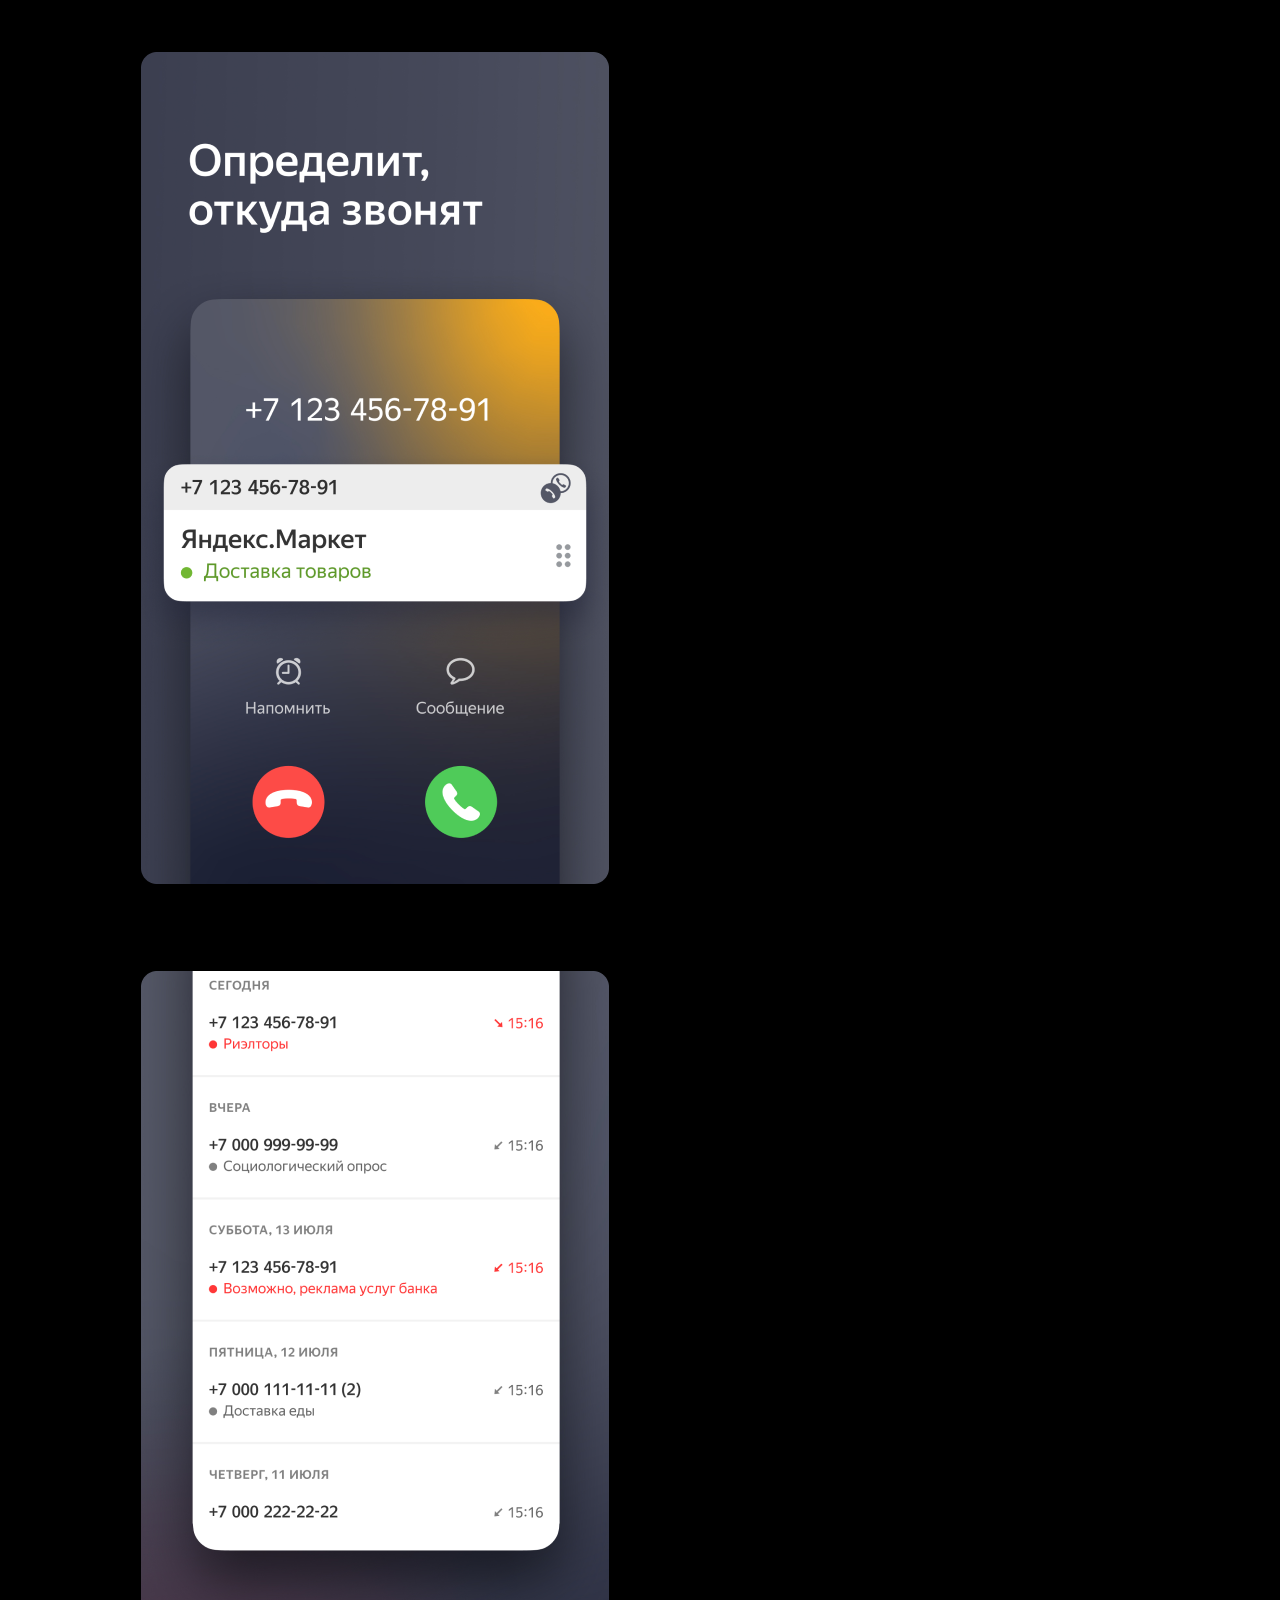
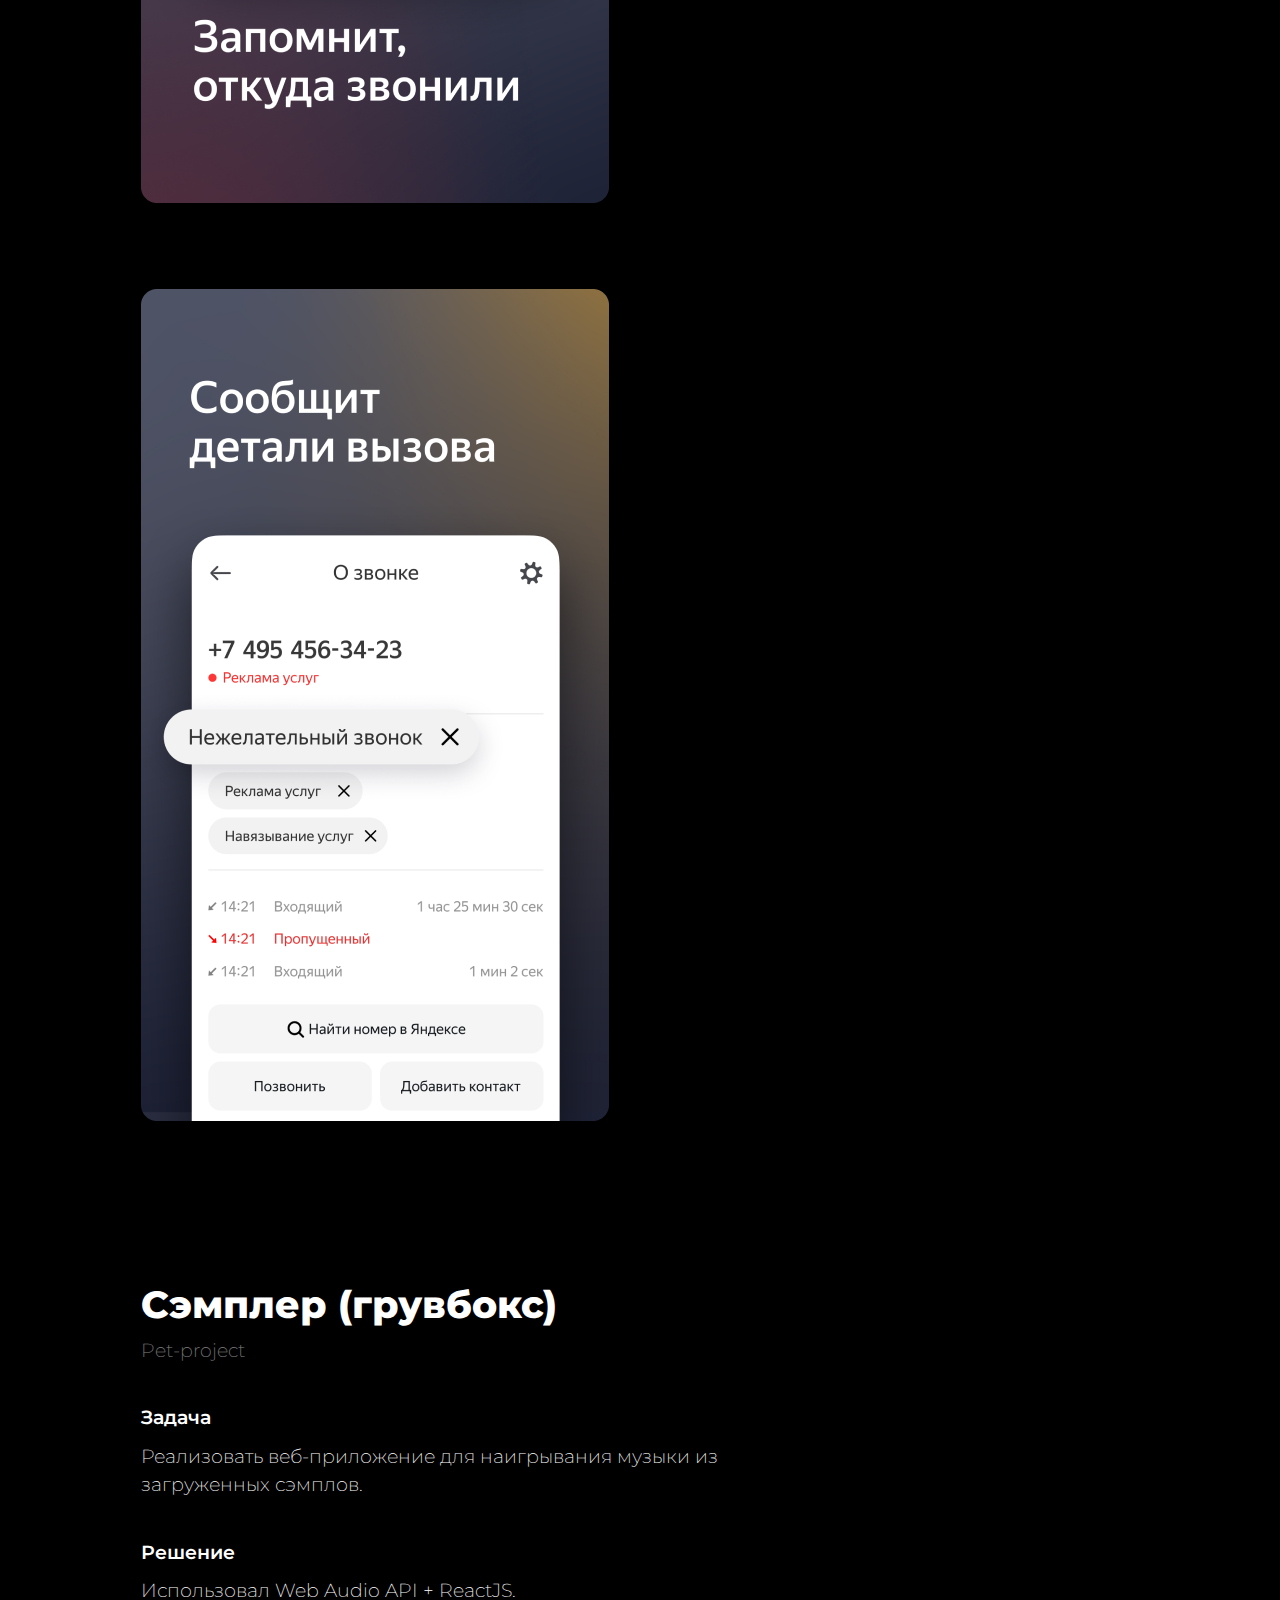
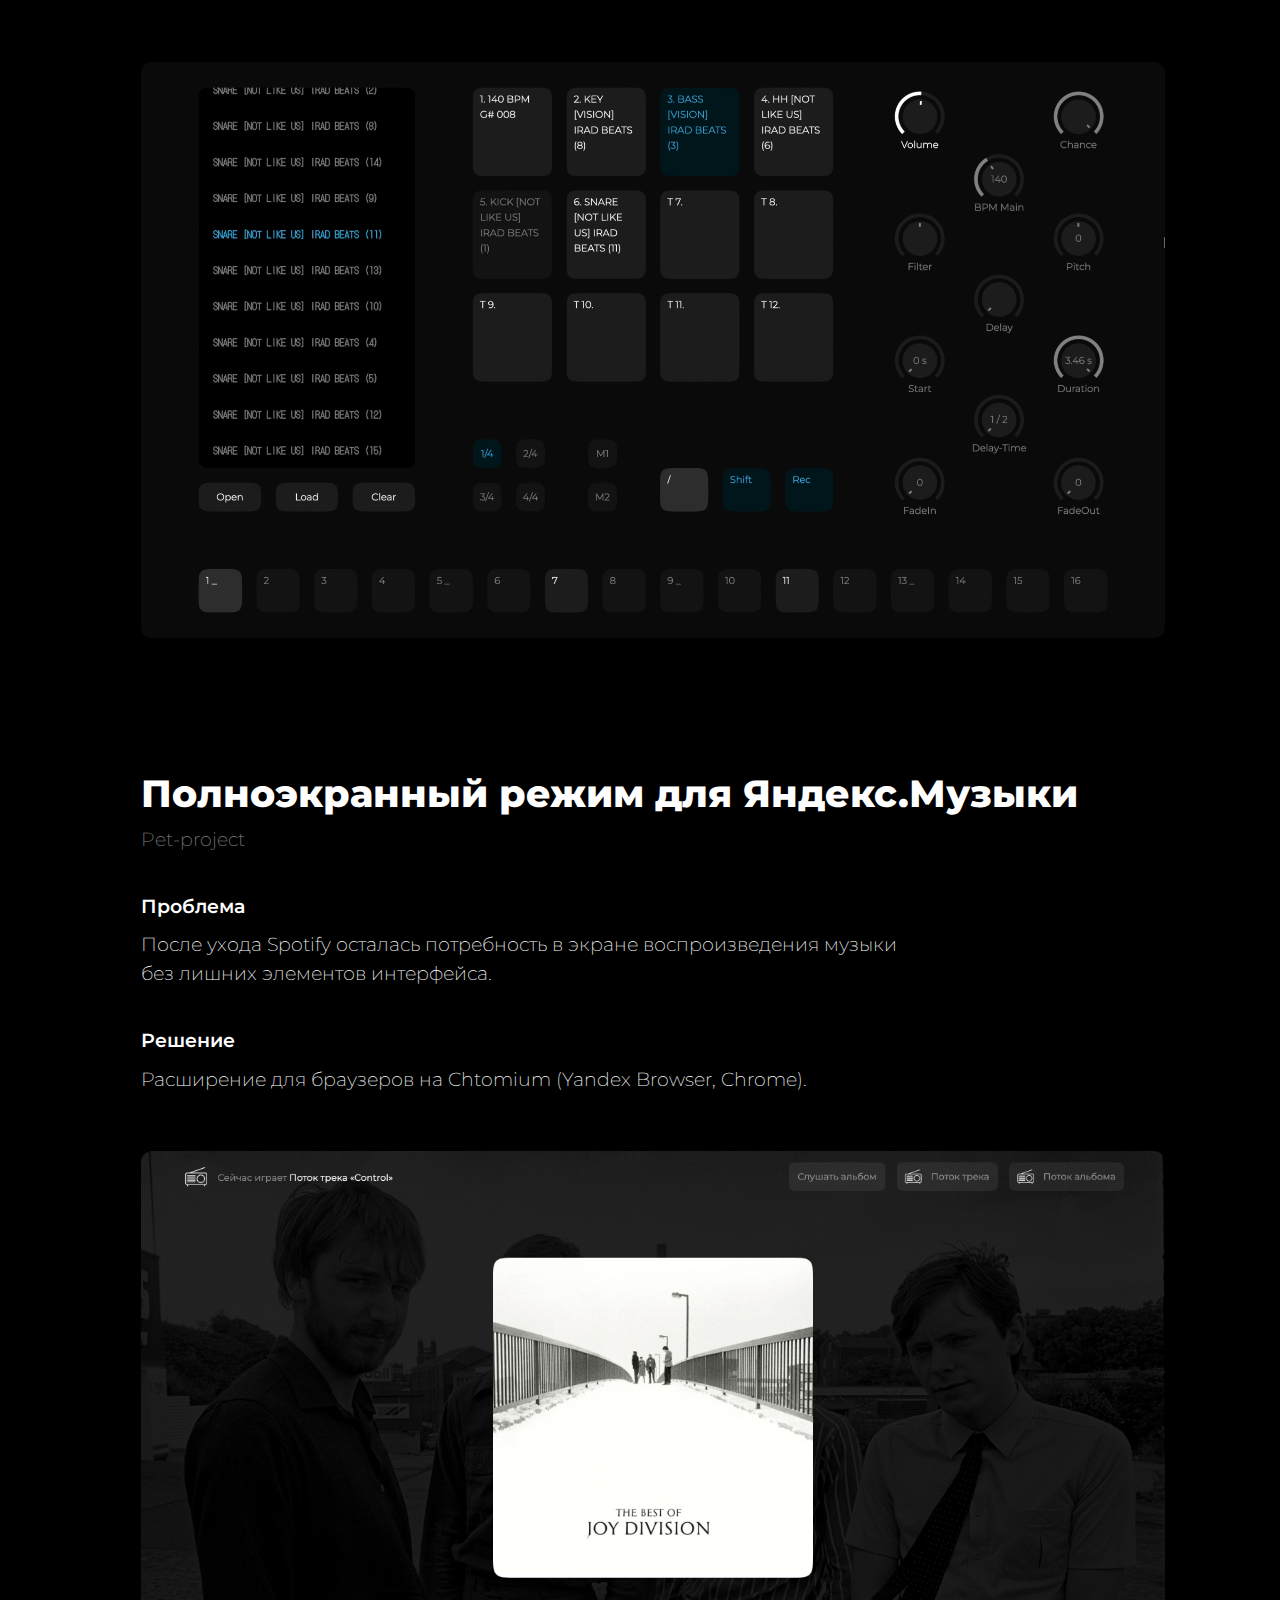
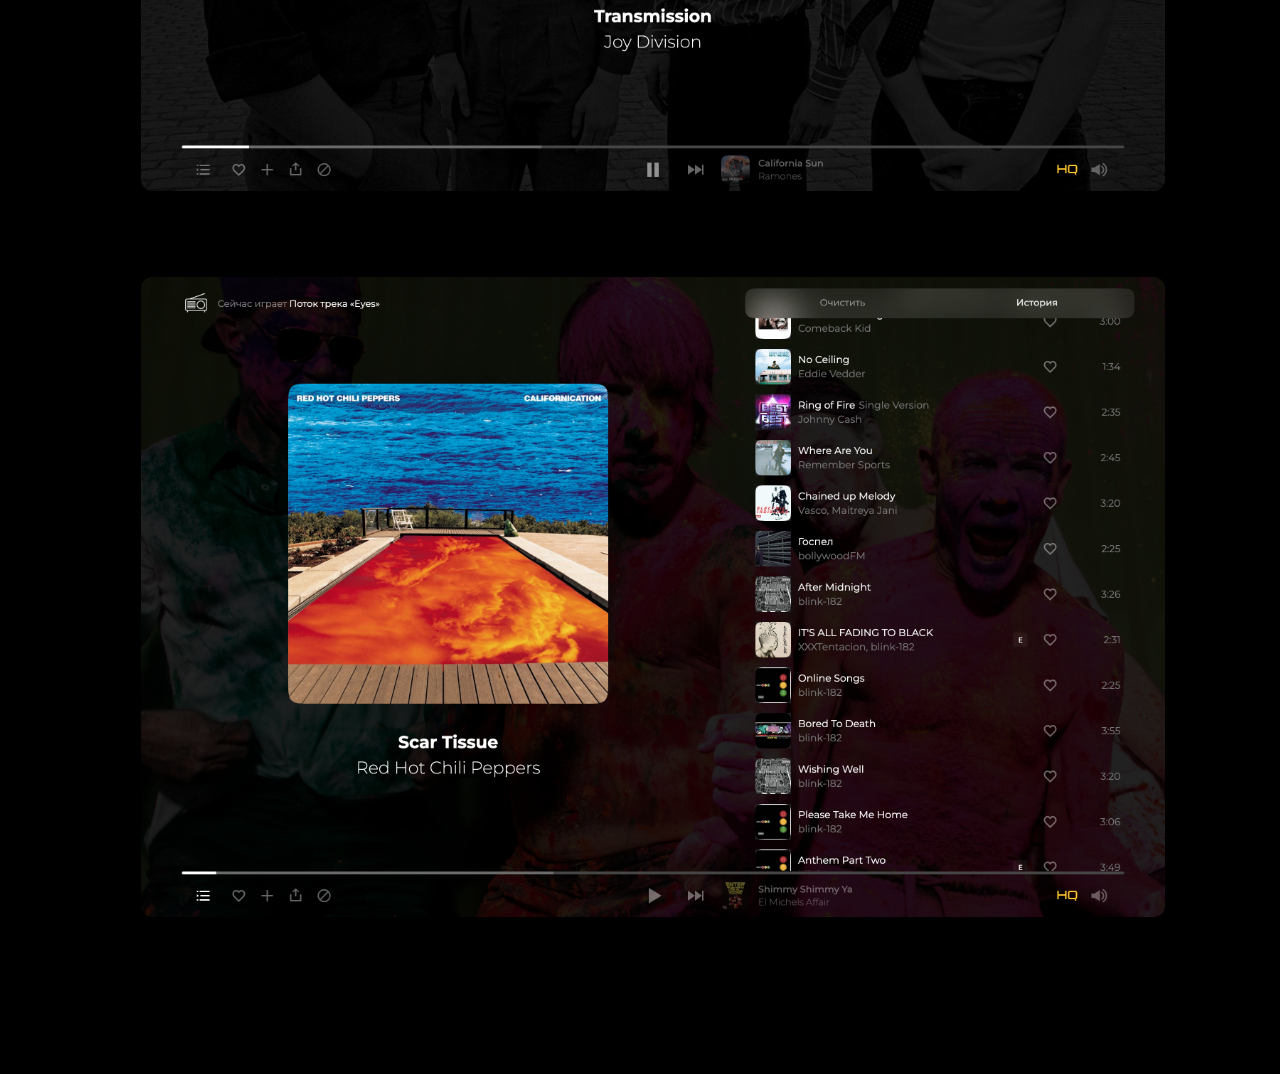
<file: index_with_logo.html>
<!DOCTYPE html>
<html lang="en">
<head>
    <meta charset="UTF-8">
    <meta name="viewport" content="width=device-width, initial-scale=1.0">
    <title>Портфолио Романа Дмитриева</title>
    <link rel="stylesheet" href="style.css">
    <link rel="icon" type="image/svg" href="favicon.svg" />
    
</head>
<body>
    <header>
        <h1>Портфолио Романа Дмитриева</h1>
        <p>
            synchronizer@yandex.ru <br>
            tg: @roma_dmitriev
        </p>
    </header>
   <main>

    <section>
    <h2>Расширенные ответы Яндекс.Маркета и гео-сервисов</h2>
    <h3>Задача</h3>
    <p>Предоставить пользователю информацию об организациях и товарах на странице поиска.</p>
    <h3>Решение</h3>
    <p>Виджеты категорий товаров и организаций, конкретной организации.</p>
    <h3>Результат</h3>
    <p>Люди стали больше проводить времени на странице поиска и реже уходить на сторонние сервисы.</p>
    
        <a href="img/produсts_list.png" target="_blank">
          <img src="img/produсts_list.png" alt="Список товаров" title="Список товаров">
        </a>
    
        <a href="img/produсts_list_expanded.png" target="_blank">
          <img src="img/produсts_list_expanded.png" alt="Раскрытый список товаров" title="Раскрытый список товаров">
        </a>
    
        <a href="img/organizations_list.png" target="_blank">
          <img src="img/organizations_list.png" alt="Список организаций" title="Список организаций">
        </a>
    
        <a href="img/organizations_list_touch.png" target="_blank">
          <img src="img/organizations_list_touch.png" alt="Список организаций (mobile)" title="Список организаций (mobile)">
        </a>
    
        <a href="img/one_organization.png" target="_blank">
          <img src="img/one_organization.png" alt="Конкретная организация" title="Конкретная организация">
        </a>
    
        <a href="img/one_organization_touch.png" target="_blank">
          <img src="img/one_organization_touch.png" alt="Конкретная организация (mobile)" title="Конкретная организация (mobile)">
        </a>
    </section>

    <section>
        <h2>Определитель номера</h2>
    <h3>Задача</h3>
    <p>Сообщать пользователю о звонящей организации и предупреждать о спаме.</p>
    <h3>Решение</h3>
    <p>Виджет на экране входящего звонка (Android), возможность оставлять фидбек в приложении. Использует для определения имеющуюся базу организаций и базы таких сайтов, как neberitrubku.com.</p>
    
        <a href="img/caller_id_1.png" target="_blank">
          <img src="img/caller_id_1.png" alt="Экран звонка — спам" title="Экран звонка — спам">
        </a>
    
        <a href="img/caller_id_2.png" target="_blank">
          <img src="img/caller_id_2.png" alt="Экран звонка — организация" title="Экран звонка — организация">
        </a>
    
        <a href="img/caller_id_3.png" target="_blank">
          <img src="img/caller_id_3.png" alt="Список входящих звонков" title="Список входящих звонков">
        </a>
    
        <a href="img/caller_id_4.png" target="_blank">
          <img src="img/caller_id_4.png" alt="Подробности о входящем звонке" title="Подробности о входящем звонке">
        </a>
    </section>


    <section>
        <h2>Сэмплер (грувбокс)</h2>
        <div class="subtitle">Pet-project</div>
        <h3>Задача</h3>
        <p>Реализовать веб-приложение для наигрывания музыки из загруженных сэмплов.</p>
        <h3>Решение</h3>
        <p>Использовал Web Audio API + ReactJS.</p>
        
            <!-- <a href="img/sampler.png" target="_blank">
            <img src="img/sampler.png" alt="Грувбокс" title="Грувбокс">
            </a> -->
            <video src="Sampler.mp4" muted autoplay loop playsinline title="Грувбокс"></video>

    </section>



    <section>
        <h2>Полноэкранный режим для Яндекс.Музыки</h2>
        <div class="subtitle">Pet-project</div>
        <h3>Проблема</h3>
        <p>После ухода Spotify осталась потребность в экране воспроизведения музыки без лишних элементов интерфейса.</p>
        <h3>Решение</h3>
        <p>Расширение для браузеров на Chtomium (Yandex Browser, Chrome).</p>
        
            <a href="img/music_fs-mode_1.png" target="_blank">
            <img src="img/music_fs-mode_1.png" alt="Воспроизведение трека" title="Воспроизведение трека">
            </a>

        
            <a href="img/music_fs-mode_2.png" target="_blank">
            <img src="img/music_fs-mode_2.png" alt="Очередь воспроизведения" title="Очередь воспроизведения">
            </a>

    </section>
    <!-- <section>
        <button class="budu_button">Click Me!</button>
        <img src="budu_logo.svg" alt="" class="budu_logo" hidden>
    </section> -->
   </main>
   <!-- <script src="script.js"></script> -->
</body>
</html>
</file>
<file: style.css>
@import url('https://fonts.googleapis.com/css2?family=Montserrat:ital,wght@0,100..900;1,100..900&display=swap');

html{
    background-color: #000;
    font-family: "Montserrat", sans-serif;
    font-size: max(1.5vw, 16px);
    line-height: 1.5;
    color: #fff;
    font-weight: 200;
}
body {
    padding: 0;
    margin: 0;
    overflow-x: hidden;
    padding-bottom: 10vw;
    width: 78vw;
    margin-left: auto;
    margin-right: auto;
}

@media (max-width: 430px) {
    body {
        width: 85vw;
    }
}

img, video {
    max-width: 80vw;
    display: block;
}

img:first-child, video:first-of-type {
    margin-top: 3rem;
}

figure {
    margin: 0;
}

h1, h2, h3, h4 {
    text-wrap: balance;
}

p {
    text-wrap: pretty;
    max-width: 40em;
    margin: .5em 0;
}

h3 {
    font-size: 1rem;
    margin-top: 2em;
    margin-bottom: .5em;
    font-weight: 600;
}

h2 {
    font-size: 2rem;
    line-height: 1.1;
    font-weight: 800;
    margin-top: 0;
    margin-bottom: 0;
}

h1 {
    font-size: 1rem;
    font-weight: 200;
}

.subtitle {
    opacity: .5;
    margin-top: .5em;
}

header {
    opacity: .5;
}


.budu_logo[hidden] {
    opacity: 0;
    scale: 3;
}

.budu_logo {
    transition: all .5s;
    transition-timing-function: cubic-bezier(0.275, 1.335, 0.495, 1.080);
}

.budu_button {
    position: relative;
    z-index: 2;
    position: absolute;
    top: 50%;
    translate: 0 -50%;
}

.budu_button[hidden] {
    display: none;
}

section {
    position: relative;
    margin-top: 7rem;
}

video {
    border-radius: min(1.2vh, 32px);
    
}

button {
    font-size: 1rem;
    line-height: 3rem;
    padding: 0 1rem;
    background-color: transparent;
    border: none;
    color: #fff;
    border-radius: 8px;
    box-shadow: inset 0 0 0 1px #fff;
    font-family: "Montserrat";
    font-weight: 200;
}

a:any-link {
    text-decoration: none;
    color: #0095FF;
    margin-right: 1em;
}

a:hover {
    color: #80CAFF;
}
</file>
